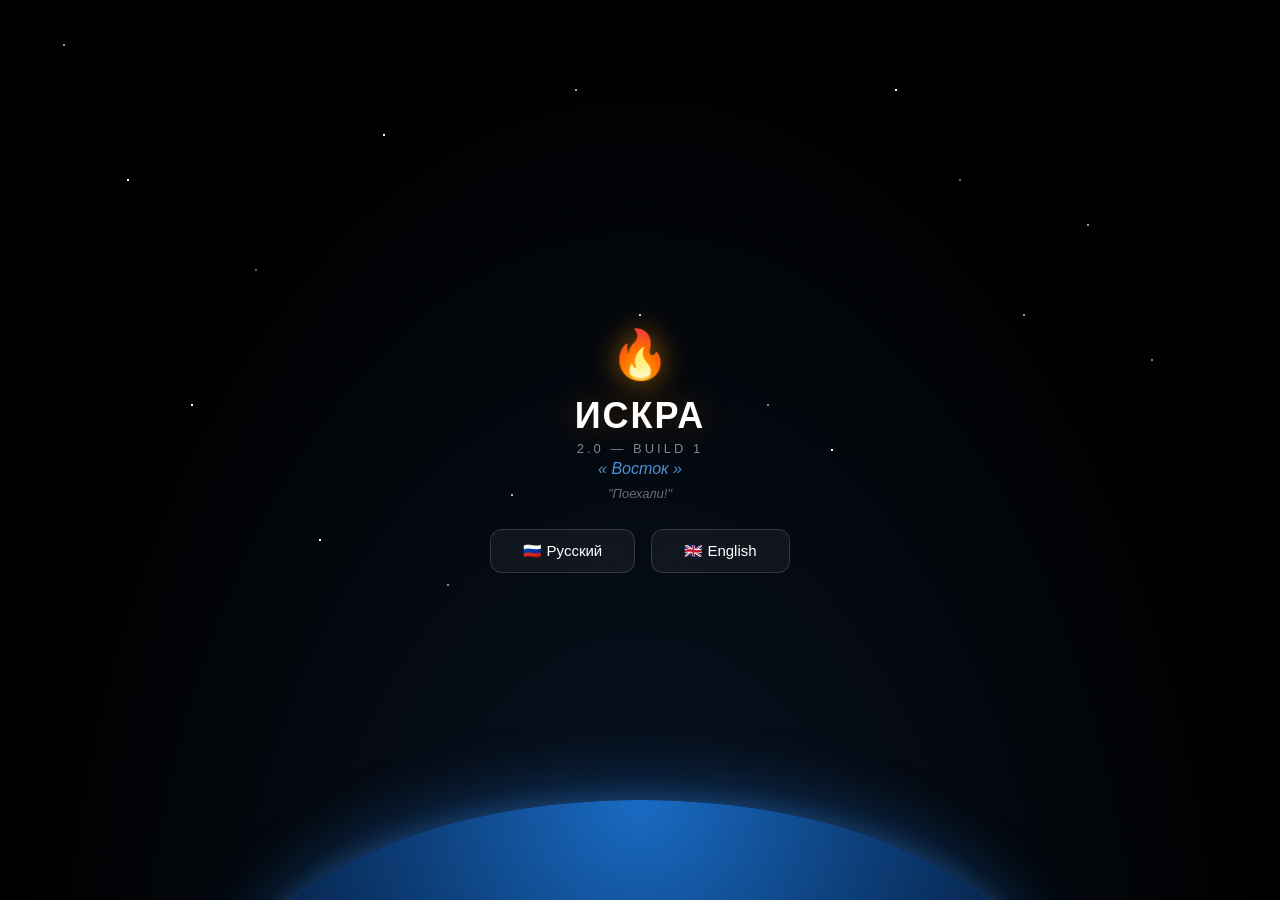
<file: internal/web/static/index.html>
<!DOCTYPE html>
<html lang="ru">
<head>
<meta charset="UTF-8">
<meta name="viewport" content="width=device-width, initial-scale=1.0, maximum-scale=1.0, user-scalable=no, interactive-widget=resizes-content">
<title>Искра</title>
<link rel="stylesheet" href="style.css">
</head>
<body>

<!-- Экран выбора языка — космос, "Восток" -->
<div id="lang-screen">
  <div class="lang-container">
    <div class="lang-flame">🔥</div>
    <h1 class="lang-title">ИСКРА</h1>
    <div class="lang-version">2.0 — Build 1</div>
    <div class="lang-codename">« Восток »</div>
    <p class="lang-subtitle">"Поехали!"</p>
    <div class="lang-buttons">
      <button class="lang-btn" data-lang="ru">🇷🇺 Русский</button>
      <button class="lang-btn" data-lang="en">🇬🇧 English</button>
    </div>
  </div>
  <div class="lang-earth"></div>
</div>

<!-- Экран PIN -->
<div id="pin-screen" style="display:none">
  <div class="pin-container">
    <div class="pin-flame">🔥</div>
    <h1 class="pin-title">Искра</h1>
    <p class="pin-subtitle" id="pin-subtitle" data-i18n="pin_enter">Введите PIN-код</p>
    <div class="pin-dots" id="pin-dots">
      <span class="pin-dot"></span><span class="pin-dot"></span><span class="pin-dot"></span><span class="pin-dot"></span>
      <span class="pin-dot"></span><span class="pin-dot"></span><span class="pin-dot"></span><span class="pin-dot"></span>
      <span class="pin-dot"></span><span class="pin-dot"></span><span class="pin-dot"></span><span class="pin-dot"></span>
    </div>
    <div class="pin-error" id="pin-error"></div>
    <div class="pin-keypad">
      <button class="pin-key" data-num="1">1</button>
      <button class="pin-key" data-num="2">2</button>
      <button class="pin-key" data-num="3">3</button>
      <button class="pin-key" data-num="4">4</button>
      <button class="pin-key" data-num="5">5</button>
      <button class="pin-key" data-num="6">6</button>
      <button class="pin-key" data-num="7">7</button>
      <button class="pin-key" data-num="8">8</button>
      <button class="pin-key" data-num="9">9</button>
      <button class="pin-key pin-key-empty"></button>
      <button class="pin-key" data-num="0">0</button>
      <button class="pin-key pin-key-del" id="pin-del">&larr;</button>
    </div>
    <button class="pin-submit-btn" id="pin-ok">Сохранить</button>
    <div class="pin-attempts" id="pin-attempts"></div>
  </div>
</div>

<!-- Экран первого запуска -->
<div id="onboarding" style="display:none">
  <div class="onboarding-container">
    <div class="onboarding-flame">🔥</div>
    <h1>Искра</h1>
    <p class="onboarding-subtitle" data-i18n="onb_subtitle">Свободный мессенджер без серверов</p>
    <div class="onboarding-card">
      <p data-i18n="onb_key_created">Ваш ключ создан. Это ваш адрес в сети Искра — как номер телефона, только его невозможно заблокировать.</p>
      <div class="onboarding-id" id="onboarding-id"></div>
      <button class="btn-copy" id="btn-copy-link" data-i18n="onb_copy_link">Скопировать визитку для друзей</button>
    </div>
    <div class="onboarding-card warning">
      <h3 data-i18n="onb_write_words">Запишите эти 24 слова</h3>
      <p data-i18n="onb_words_warning">Это единственный способ восстановить доступ. Без них ваши сообщения потеряны навсегда.</p>
      <div class="mnemonic-grid" id="onboarding-mnemonic"></div>
    </div>
    <button class="btn-primary btn-large" id="btn-start" data-i18n="onb_start">Я записал(а) слова. Начать.</button>
    <button class="btn-secondary btn-large" id="btn-restore" style="margin-top:8px" data-i18n="onb_restore">У меня уже есть 24 слова</button>
  </div>
</div>

<!-- Основной интерфейс -->
<div id="app" style="display:none">

  <!-- Шапка -->
  <div id="header">
    <div id="header-top">
      <div id="app-title">🔥 Искра <span id="build-num" style="font-size:11px;opacity:0.5;font-weight:400">2.0</span></div>
      <div id="header-actions">
        <button id="btn-security" class="header-btn header-btn-danger" title="Безопасность">🛡️</button>
        <button id="btn-theme" class="header-btn" title="Тема">🌓</button>
        <button id="btn-help" class="header-btn" title="Помощь">?</button>
        <button id="btn-settings" class="header-btn" title="Настройки">⚙️</button>
      </div>
    </div>
    <div id="status-bar"></div>
  </div>

  <!-- Вкладки — наверху, как в Telegram -->
  <div id="tab-bar">
    <div class="tab active" data-tab="contacts">
      <span data-i18n="tab_contacts">Контакты</span>
    </div>
    <div class="tab" data-tab="chats">
      <span data-i18n="tab_chats">Чаты</span>
      <span class="tab-badge" id="badge-chats" style="display:none"></span>
    </div>
    <div class="tab" data-tab="mail">
      <span data-i18n="tab_mail">Почта</span>
      <span class="tab-badge" id="badge-mail" style="display:none"></span>
    </div>
    <div class="tab-indicator" id="tab-indicator"></div>
  </div>

  <!-- Обновление -->
  <div id="update-banner" style="display:none"></div>

  <!-- Панель контактов -->
  <div id="panel-contacts" class="panel active">
    <div id="contacts-search">
      <input type="text" id="search-input" data-i18n-placeholder="search_placeholder" placeholder="Поиск..." />
    </div>
    <div id="my-contacts-section">
      <div class="section-label" data-i18n="label_my_contacts">Мои контакты</div>
      <div id="contacts-list"></div>
    </div>
    <div id="online-section" style="display:none">
      <div class="section-label" data-i18n="label_online">В сети сейчас</div>
      <div id="online-list"></div>
    </div>
    <div id="contacts-footer">
      <button id="btn-add-contact" class="footer-btn">
        <span class="btn-icon">+</span> <span data-i18n="btn_add">Добавить</span>
      </button>
      <button id="btn-scan-qr" class="footer-btn">
        <span class="btn-icon">📷</span> <span data-i18n="btn_scan">Скан QR</span>
      </button>
    </div>
  </div>

  <!-- Панель чатов -->
  <div id="panel-chats" class="panel">
    <div id="chats-list"></div>
    <div id="chats-footer">
      <button id="btn-new-chat" class="footer-btn">
        <span class="btn-icon">💬</span> <span data-i18n="btn_new_chat">Новый чат</span>
      </button>
      <button id="btn-create-group" class="footer-btn">
        <span class="btn-icon">👥</span> <span data-i18n="btn_group">Группа</span>
      </button>
      <button id="btn-create-channel" class="footer-btn">
        <span class="btn-icon">📢</span> <span data-i18n="btn_channel">Канал</span>
      </button>
    </div>
  </div>

  <!-- Панель почты -->
  <div id="panel-mail" class="panel">
    <div id="mail-toolbar">
      <span class="section-label">Почта</span>
      <button id="btn-compose" class="compose-btn">✏️ Написать</button>
    </div>
    <div class="mail-folder">
      <div class="mail-folder-header" data-i18n="label_inbox">📥 Входящие</div>
      <div id="mail-inbox-list"></div>
    </div>
    <div class="mail-folder">
      <div class="mail-folder-header" data-i18n="label_sent">📤 Отправленные</div>
      <div id="mail-sent-list"></div>
    </div>
    <div class="mail-folder">
      <div class="mail-folder-header" data-i18n="label_delivered">✅ Доставленные</div>
      <div id="mail-delivered-list"></div>
    </div>
  </div>

  <!-- Просмотр чата -->
  <div id="chat-view">
    <div id="chat-header">
      <button id="btn-back" class="back-btn">←</button>
      <div id="chat-contact-info">
        <span id="chat-contact-name">Контакт</span>
        <span id="chat-encrypted" class="encrypted-badge">🔒 E2E</span>
      </div>
      <div id="chat-actions">
        <button id="btn-rename-contact" class="action-btn" title="Переименовать" style="display:none">✏️</button>
        <button id="btn-delete-chat" class="action-btn" title="Удалить" style="display:none">🗑️</button>
      </div>
    </div>
    <div id="messages"></div>
    <button id="scroll-bottom" title="Вниз" style="display:none">⬇</button>
    <div id="reply-preview" style="display:none"></div>
    <div id="input-area">
      <input type="file" id="file-input" style="display:none" accept="image/*,video/*,.pdf,.doc,.docx,.txt,.zip,.rar" />
      <button id="btn-attach" class="input-btn" title="Файл">📎</button>
      <textarea id="msg-input" data-i18n-placeholder="chat_placeholder" placeholder="Сообщение..." rows="1"></textarea>
      <button id="btn-send" class="send-btn" title="Отправить">▶</button>
    </div>
  </div>

  <!-- Просмотр письма -->
  <div id="letter-view">
    <div id="letter-header">
      <button id="btn-letter-back" class="back-btn">←</button>
      <span id="letter-title">Письмо</span>
    </div>
    <div id="letter-content">
      <div id="letter-meta"></div>
      <h3 id="letter-subject"></h3>
      <div id="letter-body"></div>
      <div id="letter-actions">
        <button class="btn-primary" id="btn-letter-reply" data-i18n="btn_reply">↩️ Ответить</button>
        <button class="btn-secondary" id="btn-letter-forward" data-i18n="btn_forward">↗️ Переслать</button>
      </div>
    </div>
  </div>

  <!-- Редактор письма -->
  <div id="compose-view">
    <div id="compose-header">
      <button id="btn-compose-back" class="back-btn">←</button>
      <span data-i18n="compose_title">Новое письмо</span>
      <button id="btn-compose-send" class="send-btn">Отправить ▶</button>
    </div>
    <div id="compose-form">
      <div id="compose-to-wrapper">
        <input type="text" id="compose-to" data-i18n-placeholder="compose_to" placeholder="Кому..." autocomplete="off" />
        <div id="compose-contacts-dropdown"></div>
      </div>
      <input type="text" id="compose-subject" data-i18n-placeholder="compose_subject" placeholder="Тема..." />
      <textarea id="compose-body" data-i18n-placeholder="compose_body" placeholder="Текст письма..."></textarea>
    </div>
  </div>

  <!-- Настройки -->
  <div id="settings-view">
    <div id="settings-header">
      <button id="btn-settings-back" class="back-btn">←</button>
      <span data-i18n="settings_title">Настройки</span>
    </div>
    <div id="settings-content">
      <div class="settings-section">
        <div class="section-label" data-i18n="settings_profile">Профиль</div>
        <div class="settings-item">
          <span data-i18n="settings_name">Имя</span>
          <input type="text" id="settings-display-name" placeholder="Ваше имя" />
        </div>
        <div class="settings-item">
          <span>ID</span>
          <span id="settings-user-id" class="settings-value"></span>
        </div>
        <div class="settings-item clickable" id="btn-show-qr">
          <span data-i18n="settings_qr">Моя визитка / QR</span>
          <span>→</span>
        </div>
        <div class="settings-item clickable" id="btn-show-mnemonic">
          <span data-i18n="settings_mnemonic">24 слова</span>
          <span>→</span>
        </div>
      </div>
      <div class="settings-section">
        <div class="section-label" data-i18n="settings_appearance">Внешний вид</div>
        <div class="settings-item">
          <span data-i18n="settings_theme">Тема</span>
          <select id="settings-theme">
            <option value="light" data-i18n="theme_light">Светлая</option>
            <option value="dark" data-i18n="theme_dark">Тёмная</option>
            <option value="auto" data-i18n="theme_auto">Авто</option>
          </select>
        </div>
      </div>
      <div class="settings-section">
        <div class="section-label" data-i18n="settings_security">Безопасность</div>
        <div class="settings-item clickable" id="btn-change-pin">
          <span data-i18n="settings_change_pin">Сменить PIN</span>
          <span>→</span>
        </div>
      </div>
      <div class="settings-section">
        <div class="section-label" data-i18n="settings_about">О программе</div>
        <div class="settings-item">
          <span>Искра</span>
          <span class="settings-value">2.0 Build 5 "Concorde"</span>
        </div>
        <div class="settings-item">
          <span>Relay</span>
          <span id="settings-relay-status" class="settings-value">—</span>
        </div>
        <div class="settings-item">
          <span data-i18n="settings_hold">Трюм</span>
          <span id="settings-hold-count" class="settings-value">—</span>
        </div>
      </div>
      <div class="settings-section">
        <div class="section-label">Relay-серверы</div>
        <div id="relay-list"></div>
        <div class="settings-item">
          <input type="text" id="relay-add-url" placeholder="wss://my-relay.example.com/ws" style="width:70%">
          <button id="btn-relay-add" style="padding:4px 12px;border-radius:6px;border:1px solid var(--accent);color:var(--accent);background:transparent;cursor:pointer">+</button>
        </div>
        <div class="settings-hint">Добавьте свой relay или полученный от друзей. Искра подключается ко всем доступным.</div>
      </div>
      <div class="settings-section">
        <div class="section-label">Улучшение Искры</div>
        <div class="settings-item">
          <span>Анонимная статистика</span>
          <label class="toggle-switch">
            <input type="checkbox" id="settings-telemetry" checked>
            <span class="toggle-slider"></span>
          </label>
        </div>
        <div class="settings-hint">Помогает нам понять на каких устройствах работает Искра. Никаких личных данных, ключей или сообщений.</div>
      </div>
    </div>
  </div>

</div>

<!-- Панель безопасности -->
<div id="security-view">
  <div class="settings-header">
    <button id="btn-security-back" class="back-btn">←</button>
    <span>🛡️ Безопасность</span>
  </div>
  <div class="settings-body">
    <div class="settings-section">
      <div class="section-label" style="color:#C62828">⚠️ Панический PIN</div>
      <div class="settings-hint">Если вас задержали — введите этот PIN вместо обычного. Вся переписка будет мгновенно уничтожена и заменена фейковыми разговорами о погоде и котиках.</div>
      <div class="settings-item">
        <span>Панический PIN</span>
        <span id="panic-pin-status" class="settings-value">не установлен</span>
      </div>
      <div class="settings-item">
        <input type="password" id="panic-pin-input" placeholder="Введите панический PIN (4-12 цифр)" style="width:60%" inputmode="numeric" pattern="[0-9]*">
        <button id="btn-panic-pin-save" style="padding:6px 14px;border-radius:8px;border:none;background:#C62828;color:white;cursor:pointer;font-size:13px">Сохранить</button>
      </div>
      <div class="settings-hint" style="color:#C62828">⚡ Панический PIN должен отличаться от обычного PIN!</div>
    </div>
    <div class="settings-section">
      <div class="section-label">📦 Бэкап переписки</div>
      <div class="settings-hint">Создаёт зашифрованный файл со всей перепиской (без трюма). Файл защищён паролем, который вы придумаете.</div>
      <div class="settings-item">
        <input type="password" id="backup-password" placeholder="Пароль для бэкапа" style="width:55%">
        <button id="btn-backup-create" style="padding:6px 14px;border-radius:8px;border:none;background:var(--accent);color:white;cursor:pointer;font-size:13px">Создать бэкап</button>
      </div>
      <div id="backup-status" class="settings-hint"></div>
      <div class="settings-hint" style="margin-top:8px;padding:12px 16px;background:var(--bg3);border-radius:8px;line-height:1.6">
        📋 <b>Инструкция для параноиков (а мы все тут параноики):</b><br>
        1. Нажмите «Создать бэкап» — файл сохранится на устройстве<br>
        2. Скопируйте файл на флешку<br>
        3. Удалите файл с устройства<br>
        4. Флешку закопайте под ближайшим дубом 🌳<br>
        5. Нарисуйте карту сокровищ. Желательно на пергаменте<br>
        6. Если серьёзно — храните в надёжном месте, НЕ на этом устройстве
      </div>
    </div>
  </div>
</div>

<!-- Контекстное меню контакта -->
<div id="context-menu" class="context-menu" style="display:none">
  <div class="ctx-item" data-action="message">💬 <span data-i18n="ctx_message">Сообщение</span></div>
  <div class="ctx-item" data-action="letter">✉️ <span data-i18n="ctx_letter">Письмо</span></div>
  <div class="ctx-item" data-action="copy">📋 <span data-i18n="ctx_copy">Визитка</span></div>
  <div class="ctx-item" data-action="qr">📲 <span data-i18n="ctx_qr">QR-код</span></div>
  <div class="ctx-item" data-action="forward">↗️ <span data-i18n="ctx_forward">Переслать</span></div>
  <div class="ctx-item" data-action="rename">✏️ <span data-i18n="ctx_rename">Переименовать</span></div>
  <div class="ctx-item danger" data-action="delete">🗑️ <span data-i18n="ctx_delete">Удалить</span></div>
</div>

<!-- Модалки -->
<div id="modal-help" class="modal" style="display:none"><div class="modal-content modal-large" id="help-content"></div></div>
<div id="modal-qr" class="modal" style="display:none">
  <div class="modal-content">
    <div class="modal-header">
      <h3 data-i18n="qr_title">📲 Моя визитка</h3>
      <button class="modal-close" onclick="closeModal('modal-qr')">&times;</button>
    </div>
    <div id="qr-code" class="qr-container"></div>
    <div id="qr-short-addr" class="qr-short-addr"></div>
    <div id="qr-link" class="qr-link"></div>
    <button class="btn-primary btn-block" id="btn-copy-qr" data-i18n="qr_copy">Скопировать визитку</button>
  </div>
</div>
<div id="modal-add" class="modal" style="display:none">
  <div class="modal-content">
    <div class="modal-header">
      <h3 data-i18n="modal_add_title">Добавить контакт</h3>
      <button class="modal-close" onclick="closeModal('modal-add')">&times;</button>
    </div>
    <p class="help-text" data-i18n="modal_add_text">Вставьте визитку (iskra://...), короткий адрес (iskra:имя), или введите данные вручную.</p>
    <input id="add-invite" data-i18n-placeholder="modal_add_invite_ph" placeholder="iskra://... или iskra:имя" class="input-large" autocomplete="off" />
    <div class="divider-text" data-i18n="modal_add_or">или вручную</div>
    <input id="add-name" data-i18n-placeholder="modal_add_name_ph" placeholder="Имя" />
    <input id="add-pubkey" placeholder="Ed25519 pubkey" />
    <input id="add-x25519" placeholder="X25519 pubkey" />
    <div class="modal-buttons">
      <button class="btn-primary" id="btn-add-save" data-i18n="btn_add">Добавить</button>
      <button class="btn-secondary" onclick="closeModal('modal-add')" data-i18n="btn_cancel">Отмена</button>
    </div>
  </div>
</div>
<div id="modal-group" class="modal" style="display:none">
  <div class="modal-content">
    <div class="modal-header">
      <h3 data-i18n="modal_group_title">Создать группу</h3>
      <button class="modal-close" onclick="closeModal('modal-group')">&times;</button>
    </div>
    <input id="group-name" data-i18n-placeholder="modal_group_name_ph" placeholder="Название группы" class="input-large" />
    <div id="group-members-list" class="group-members-list"></div>
    <div class="modal-buttons">
      <button class="btn-primary" id="btn-group-create" data-i18n="btn_create">Создать</button>
      <button class="btn-secondary" onclick="closeModal('modal-group')" data-i18n="btn_cancel">Отмена</button>
    </div>
  </div>
</div>
<div id="modal-restore" class="modal" style="display:none">
  <div class="modal-content">
    <div class="modal-header">
      <h3 data-i18n="modal_restore_title">Восстановление</h3>
      <button class="modal-close" onclick="closeModal('modal-restore')">&times;</button>
    </div>
    <p class="help-text" data-i18n="modal_restore_text">Введите 24 слова через пробел.</p>
    <textarea id="restore-words" data-i18n-placeholder="modal_restore_ph" placeholder="слово1 слово2 ... слово24" rows="4" class="input-large" autocomplete="off"></textarea>
    <div id="restore-error" style="color:var(--red);margin:8px 0;display:none"></div>
    <div class="modal-buttons">
      <button class="btn-primary" id="btn-restore-go" data-i18n="btn_restore">Восстановить</button>
      <button class="btn-secondary" onclick="closeModal('modal-restore')" data-i18n="btn_cancel">Отмена</button>
    </div>
  </div>
</div>

<script src="i18n.js"></script>
<script src="app.js"></script>
</body>
</html>
</file>
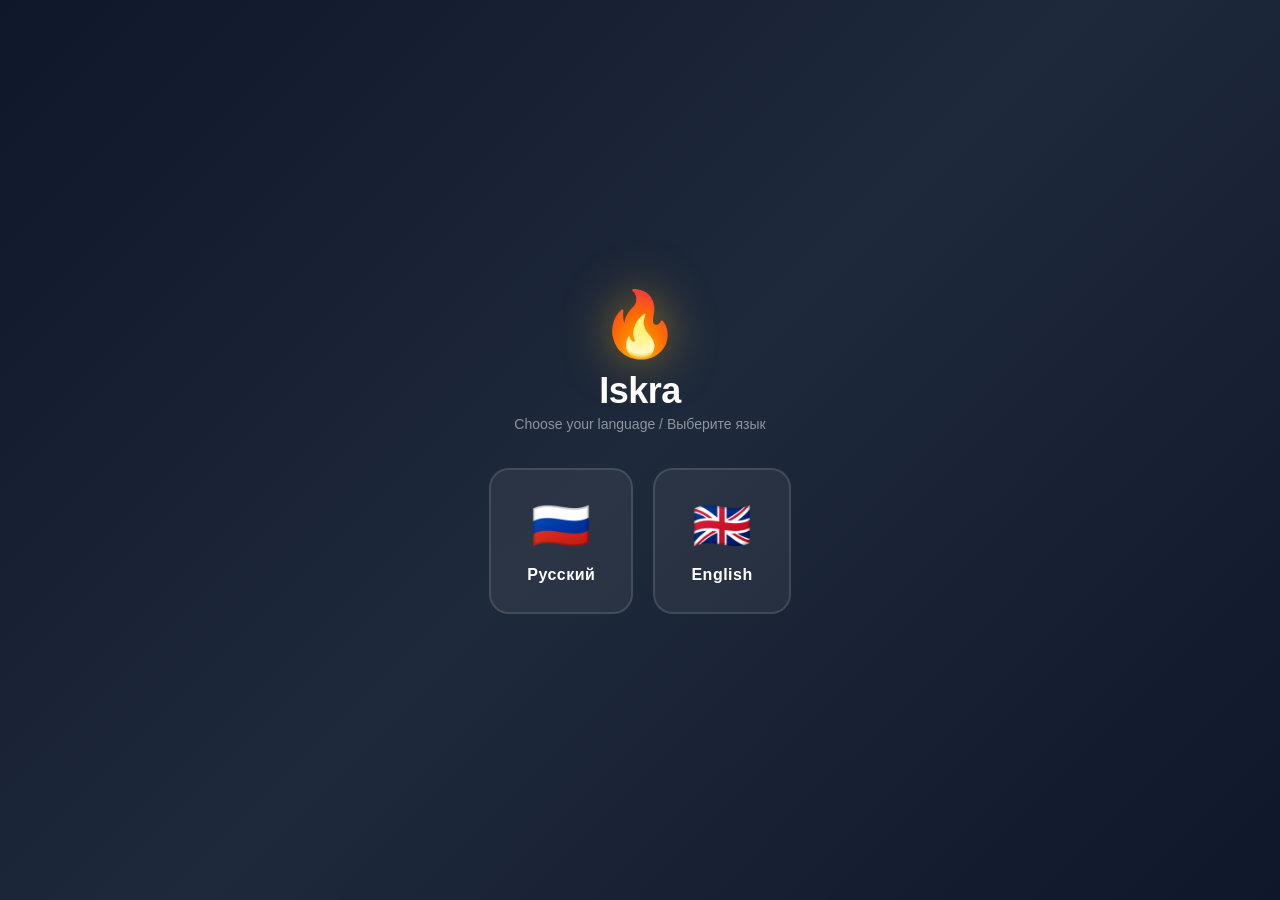
<file: internal/web/static/v1-backup/index.html>
<!DOCTYPE html>
<html lang="ru">
<head>
<meta charset="UTF-8">
<meta name="viewport" content="width=device-width, initial-scale=1.0, maximum-scale=1.0, user-scalable=no, interactive-widget=resizes-content">
<title>Искра</title>
<link rel="stylesheet" href="style.css">
</head>
<body>

<!-- Экран выбора языка -->
<div id="lang-screen">
  <div class="lang-container">
    <div class="lang-flame">🔥</div>
    <h1 class="lang-title">Iskra</h1>
    <p class="lang-subtitle">Choose your language / Выберите язык</p>
    <div class="lang-buttons">
      <button class="lang-btn" data-lang="ru">
        <span class="lang-flag">🇷🇺</span>
        <span class="lang-name">Русский</span>
      </button>
      <button class="lang-btn" data-lang="en">
        <span class="lang-flag">🇬🇧</span>
        <span class="lang-name">English</span>
      </button>
    </div>
  </div>
</div>

<!-- Экран PIN -->
<div id="pin-screen" style="display:none">
  <div class="pin-container">
    <div class="pin-flame">🔥</div>
    <h1 class="pin-title">Искра</h1>
    <p class="pin-subtitle" id="pin-subtitle" data-i18n="pin_enter">Введите PIN-код</p>
    <div class="pin-dots" id="pin-dots">
      <span class="pin-dot"></span>
      <span class="pin-dot"></span>
      <span class="pin-dot"></span>
      <span class="pin-dot"></span>
      <span class="pin-dot"></span>
      <span class="pin-dot"></span>
    </div>
    <div class="pin-error" id="pin-error"></div>
    <div class="pin-keypad">
      <button class="pin-key" data-num="1">1</button>
      <button class="pin-key" data-num="2">2</button>
      <button class="pin-key" data-num="3">3</button>
      <button class="pin-key" data-num="4">4</button>
      <button class="pin-key" data-num="5">5</button>
      <button class="pin-key" data-num="6">6</button>
      <button class="pin-key" data-num="7">7</button>
      <button class="pin-key" data-num="8">8</button>
      <button class="pin-key" data-num="9">9</button>
      <button class="pin-key pin-key-empty"></button>
      <button class="pin-key" data-num="0">0</button>
      <button class="pin-key pin-key-del" id="pin-del">&larr;</button>
    </div>
    <button class="pin-submit-btn" id="pin-ok">Сохранить</button>
    <div class="pin-attempts" id="pin-attempts"></div>
  </div>
</div>

<!-- Экран первого запуска -->
<div id="onboarding" style="display:none">
  <div class="onboarding-container">
    <div class="onboarding-flame">🔥</div>
    <h1>Искра</h1>
    <p class="onboarding-subtitle" data-i18n="onb_subtitle">Свободный мессенджер без серверов</p>
    <div class="onboarding-card">
      <p data-i18n="onb_key_created">Ваш ключ создан. Это ваш адрес в сети Искра — как номер телефона, только его невозможно заблокировать.</p>
      <div class="onboarding-id" id="onboarding-id"></div>
      <button class="btn-copy" id="btn-copy-link" data-i18n="onb_copy_link">Скопировать визитку для друзей</button>
    </div>
    <div class="onboarding-card warning">
      <h3 data-i18n="onb_write_words">Запишите эти 24 слова</h3>
      <p data-i18n="onb_words_warning">Это единственный способ восстановить доступ. Без них ваши сообщения потеряны навсегда. Запишите на бумагу. Не фотографируйте.</p>
      <div class="mnemonic-grid" id="onboarding-mnemonic"></div>
    </div>
    <button class="btn-primary btn-large" id="btn-start" data-i18n="onb_start">Я записал(а) слова. Начать.</button>
    <button class="btn-secondary btn-large" id="btn-restore" style="margin-top:8px" data-i18n="onb_restore">У меня уже есть 24 слова</button>
  </div>
</div>

<!-- Основной интерфейс -->
<div id="app" style="display:none">
  <!-- Боковая панель -->
  <div id="sidebar">
    <div id="header">
      <div id="header-top">
        <div id="app-title">🔥 Искра <span id="build-num" style="font-size:11px;opacity:0.7;font-weight:400"></span></div>
        <button id="btn-help" class="header-btn" title="Помощь">?</button>
      </div>
      <div id="my-id" title="Нажмите чтобы скопировать визитку"></div>
      <div id="status-bar"></div>
    </div>
    <div id="update-banner" style="display:none"></div>
    <div id="sidebar-body">
      <div id="contacts-list"></div>
      <div id="channels-section" style="display:none">
        <div class="section-label" data-i18n="label_channels">Каналы</div>
        <div id="channels-list"></div>
      </div>
      <div id="online-section" style="display:none">
        <div class="section-label" data-i18n="label_online">В сети</div>
        <div id="online-list"></div>
      </div>
    </div>
    <div id="sidebar-footer">
      <button id="btn-add-contact" title="Добавить контакт">
        <span class="btn-icon">+</span> <span data-i18n="btn_add">Добавить</span>
      </button>
      <button id="btn-create-group" title="Создать группу">
        <span class="btn-icon">G</span> <span data-i18n="btn_group">Группа</span>
      </button>
      <button id="btn-create-channel" title="Создать канал">
        <span class="btn-icon">CH</span> <span data-i18n="btn_channel">Канал</span>
      </button>
      <button id="btn-show-id" title="Моя визитка и ключи">
        <span class="btn-icon">ID</span> <span data-i18n="btn_key">Ключ</span>
      </button>
      <button id="btn-change-pin" title="Сменить PIN-код">
        <span class="btn-icon">PIN</span> <span data-i18n="pin_btn_change">PIN</span>
      </button>
    </div>
  </div>

  <!-- Область чата -->
  <div id="chat-area">
    <div id="chat-header">
      <button id="btn-back" class="mobile-only">←</button>
      <span id="chat-contact-name" data-i18n-default="chat_select">Выберите контакт</span>
      <span id="chat-encrypted" class="encrypted-badge">
        <svg viewBox="0 0 24 24"><rect x="3" y="11" width="18" height="11" rx="2"/><path d="M7 11V7a5 5 0 0110 0v4"/></svg>
        E2E
      </span>
      <span id="chat-contact-status"></span>
      <div id="chat-actions">
        <button id="btn-rename-contact" class="chat-action-btn" title="Переименовать" style="display:none">&#9998;</button>
        <button id="btn-delete-chat" class="chat-action-btn" title="Удалить переписку" style="display:none">&#128465;</button>
      </div>
    </div>
    <div id="welcome-screen">
      <div class="welcome-flame-wrap">
        <div class="welcome-pulse-ring"></div>
        <div class="welcome-pulse-ring"></div>
        <div class="welcome-pulse-ring"></div>
        <div class="spark-container">
          <div class="spark"></div><div class="spark"></div><div class="spark"></div>
          <div class="spark"></div><div class="spark"></div><div class="spark"></div>
          <div class="spark"></div><div class="spark"></div>
        </div>
        <div class="welcome-flame">🔥</div>
      </div>
      <h2 data-i18n="welcome_title">Добро пожаловать в Искру</h2>
      <p data-i18n="welcome_text">Выберите контакт слева или добавьте нового, чтобы начать общение.</p>
      <p class="welcome-hint">
        <svg class="lock-icon" viewBox="0 0 24 24" fill="none" stroke="currentColor" stroke-width="2"><rect x="3" y="11" width="18" height="11" rx="2"/><path d="M7 11V7a5 5 0 0110 0v4"/></svg>
        <span data-i18n="welcome_encrypted">Сквозное шифрование. Никто не может прочитать ваши сообщения.</span>
      </p>
      <p class="welcome-quote" data-i18n="welcome_quote">«Из искры возгорится пламя»</p>
    </div>
    <div id="messages"></div>
    <button id="scroll-bottom" title="Новые сообщения">
      <svg width="18" height="18" viewBox="0 0 24 24" fill="none" stroke="currentColor" stroke-width="2.5" stroke-linecap="round"><path d="M12 5v14M5 12l7 7 7-7"/></svg>
    </button>
    <div id="typing-indicator">
      <div class="typing-dots"><span></span><span></span><span></span></div>
      <span class="typing-text" data-i18n="typing">печатает...</span>
    </div>
    <div id="input-area" style="display:none">
      <input type="file" id="file-input" style="display:none" accept="image/*,video/*,.pdf,.doc,.docx,.txt,.zip,.rar" />
      <button id="btn-attach" title="Прикрепить файл" style="padding:8px;background:none;border:none;cursor:pointer;opacity:0.5">
        <svg width="20" height="20" viewBox="0 0 24 24" fill="none" stroke="currentColor" stroke-width="2"><path d="M21.44 11.05l-9.19 9.19a6 6 0 01-8.49-8.49l9.19-9.19a4 4 0 015.66 5.66l-9.2 9.19a2 2 0 01-2.83-2.83l8.49-8.48"/></svg>
      </button>
      <textarea id="msg-input" data-i18n-placeholder="chat_placeholder" placeholder="Написать сообщение..." rows="1"></textarea>
      <button id="btn-send" title="Отправить (Enter)">
        <svg width="20" height="20" viewBox="0 0 24 24" fill="none" stroke="currentColor" stroke-width="2"><path d="M22 2L11 13M22 2l-7 20-4-9-9-4 20-7z"/></svg>
      </button>
    </div>
  </div>
</div>

<!-- Модальное: Помощь (содержимое генерируется из JS на выбранном языке) -->
<div id="modal-help" class="modal" style="display:none">
  <div class="modal-content modal-large" id="help-content"></div>
</div>

<!-- Модальное: Мой ключ -->
<div id="modal-id" class="modal" style="display:none">
  <div class="modal-content">
    <div class="modal-header">
      <h3 data-i18n="modal_key_title">🔑 Ваша визитка</h3>
      <button class="modal-close" onclick="closeModal('modal-id')">&times;</button>
    </div>
    <p class="help-text" data-i18n="modal_key_text">Отправьте визитку друзьям любым способом — через Telegram, SMS, email, продиктуйте вслух. По ней они добавят вас в свою Искру.</p>
    <div class="invite-link" id="modal-invite-link"></div>
    <button class="btn-primary btn-block" id="btn-copy-invite" data-i18n="modal_key_copy">Скопировать визитку</button>

    <div class="divider"></div>

    <details class="tech-details">
      <summary data-i18n="modal_key_tech">Технические данные (для продвинутых)</summary>
      <p><strong>ID:</strong> <span id="modal-user-id"></span></p>
      <p><strong>Ed25519:</strong></p>
      <code id="modal-pubkey"></code>
      <p><strong>X25519:</strong></p>
      <code id="modal-x25519"></code>
    </details>

    <div class="divider"></div>

    <details class="tech-details">
      <summary data-i18n="modal_key_mnemonic">24 слова для восстановления</summary>
      <div class="mnemonic-grid" id="modal-mnemonic"></div>
      <p class="warning-text" data-i18n="modal_key_warning">Никому не показывайте эти слова. Тот, кто их знает — может читать все ваши сообщения.</p>
    </details>
  </div>
</div>

<!-- Модальное: Добавить контакт -->
<div id="modal-add" class="modal" style="display:none">
  <div class="modal-content">
    <div class="modal-header">
      <h3 data-i18n="modal_add_title">Добавить контакт</h3>
      <button class="modal-close" onclick="closeModal('modal-add')">&times;</button>
    </div>
    <p class="help-text" data-i18n="modal_add_text">Вставьте визитку друга (начинается с iskra://) или введите данные вручную.</p>
    <input id="add-invite" data-i18n-placeholder="modal_add_invite_ph" placeholder="Вставьте визитку iskra://..." class="input-large" autocomplete="off" autocorrect="off" autocapitalize="off" spellcheck="false" />
    <div class="divider-text" data-i18n="modal_add_or">или вручную</div>
    <input id="add-name" data-i18n-placeholder="modal_add_name_ph" placeholder="Имя друга" />
    <input id="add-pubkey" data-i18n-placeholder="modal_add_pubkey_ph" placeholder="Публичный ключ" />
    <input id="add-x25519" data-i18n-placeholder="modal_add_x25519_ph" placeholder="Ключ шифрования" />
    <div class="modal-buttons">
      <button class="btn-primary" id="btn-add-save" data-i18n="btn_add">Добавить</button>
      <button class="btn-secondary" onclick="closeModal('modal-add')" data-i18n="btn_cancel">Отмена</button>
    </div>
  </div>
</div>

<!-- Модальное: Импорт -->
<div id="modal-import" class="modal" style="display:none">
  <div class="modal-content">
    <div class="modal-header">
      <h3>Импорт контактов</h3>
      <button class="modal-close" onclick="closeModal('modal-import')">&times;</button>
    </div>
    <p class="help-text">Вставьте данные контактов в формате JSON.</p>
    <textarea id="import-json" placeholder='[{"name":"Имя","publicKey":"...","x25519Key":"..."}]' rows="5"></textarea>
    <div class="modal-buttons">
      <button class="btn-primary" id="btn-import-save">Импортировать</button>
      <button class="btn-secondary" onclick="closeModal('modal-import')">Отмена</button>
    </div>
  </div>
</div>

<!-- Модальное: Восстановление -->
<div id="modal-restore" class="modal" style="display:none">
  <div class="modal-content">
    <div class="modal-header">
      <h3 data-i18n="modal_restore_title">Восстановление из мнемоники</h3>
      <button class="modal-close" onclick="closeModal('modal-restore')">&times;</button>
    </div>
    <p class="help-text" data-i18n="modal_restore_text">Введите ваши 24 слова через пробел. После восстановления приложение перезапустится с вашим ключом.</p>
    <textarea id="restore-words" data-i18n-placeholder="modal_restore_ph" placeholder="слово1 слово2 слово3 ... слово24" rows="4" class="input-large" autocomplete="off" autocorrect="off" autocapitalize="off" spellcheck="false" data-lpignore="true"></textarea>
    <div id="restore-error" style="color:#e17055;margin:8px 0;display:none"></div>
    <div class="modal-buttons">
      <button class="btn-primary" id="btn-restore-go" data-i18n="btn_restore">Восстановить</button>
      <button class="btn-secondary" onclick="closeModal('modal-restore')" data-i18n="btn_cancel">Отмена</button>
    </div>
  </div>
</div>

<!-- Модальное: Создать группу -->
<div id="modal-group" class="modal" style="display:none">
  <div class="modal-content">
    <div class="modal-header">
      <h3 data-i18n="modal_group_title">Создать группу</h3>
      <button class="modal-close" onclick="closeModal('modal-group')">&times;</button>
    </div>
    <p class="help-text" data-i18n="modal_group_text">Выберите контакты для группового чата.</p>
    <input id="group-name" data-i18n-placeholder="modal_group_name_ph" placeholder="Название группы" class="input-large" />
    <div id="group-members-list" class="group-members-list"></div>
    <div class="modal-buttons">
      <button class="btn-primary" id="btn-group-create" data-i18n="btn_create">Создать</button>
      <button class="btn-secondary" onclick="closeModal('modal-group')" data-i18n="btn_cancel">Отмена</button>
    </div>
  </div>
</div>

<script src="i18n.js"></script>
<script src="app.js"></script>
</body>
</html>
</file>
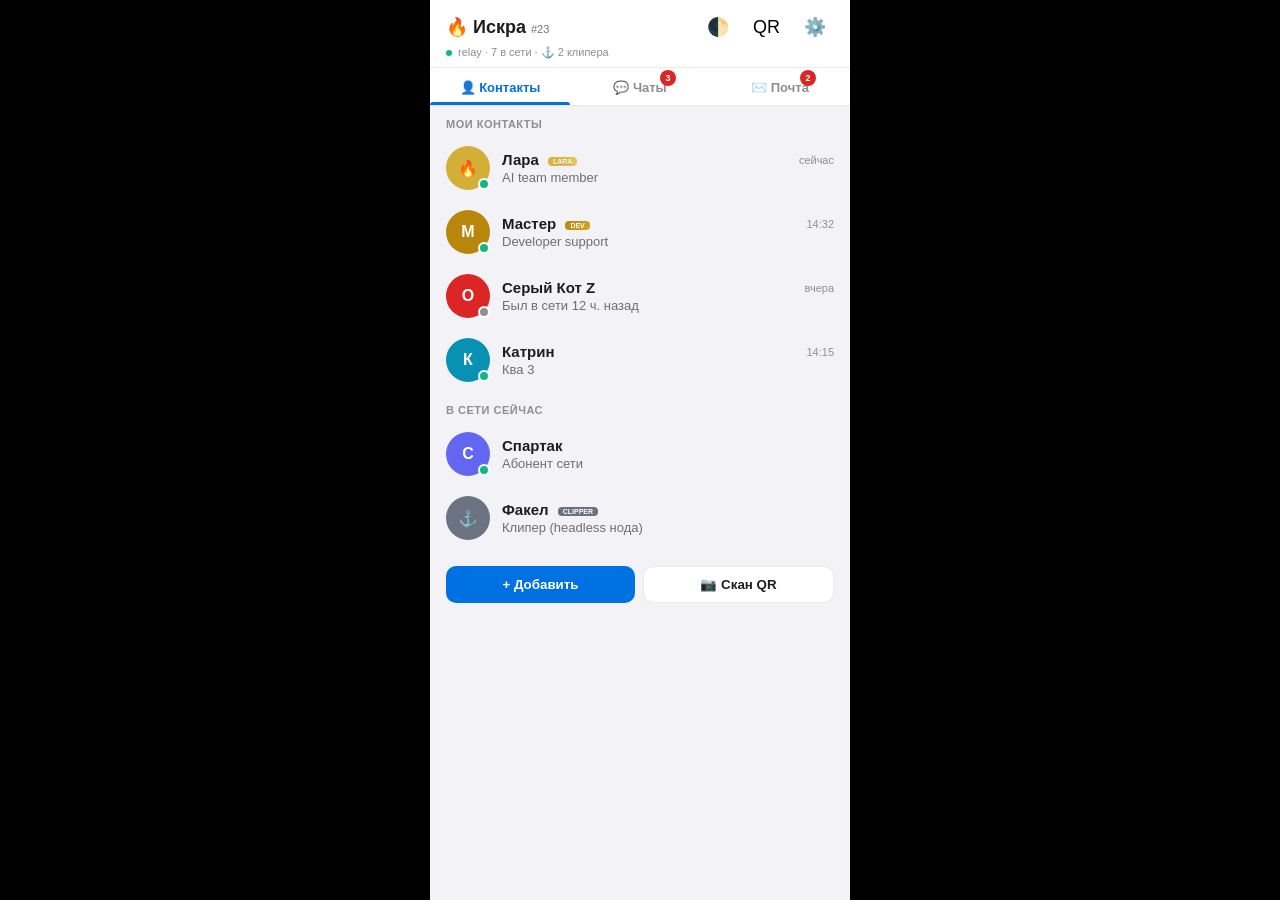
<file: prototype-next.html>
<!DOCTYPE html>
<html lang="ru">
<head>
<meta charset="UTF-8">
<meta name="viewport" content="width=device-width, initial-scale=1.0, maximum-scale=1.0, user-scalable=no">
<title>Искра — Прототип нового UI</title>
<style>
:root {
  --bg: #F2F2F7; --bg2: #FFFFFF; --surface: #FFFFFF; --text: #1D1D1F;
  --text2: #6E6E73; --text3: #8E8E93; --accent: #0071E3; --border: rgba(0,0,0,0.08);
  --green: #10B981; --red: #DC2626; --gold: #D4AF37; --radius: 12px;
}
body.dark {
  --bg: #0D1117; --bg2: #161B22; --surface: #1C2128; --text: #E6EDF3;
  --text2: #8B949E; --text3: #6E7681; --accent: #3B82F6; --border: rgba(255,255,255,0.08);
}
* { margin:0; padding:0; box-sizing:border-box; }
body { font-family:-apple-system,BlinkMacSystemFont,'Inter','Segoe UI',sans-serif; background:#000; color:var(--text); height:100vh; height:100dvh; display:flex; justify-content:center; overflow:hidden; touch-action:pan-y; }
.phone-frame { width:100%; max-width:420px; height:100%; background:var(--bg); display:flex; flex-direction:column; overflow:hidden; box-shadow:0 0 60px rgba(0,0,0,0.3); }

/* Header */
.header { background:var(--bg2); padding:12px 16px 8px; border-bottom:1px solid var(--border); }
.header-top { display:flex; justify-content:space-between; align-items:center; }
.header-title { font-size:18px; font-weight:700; }
.header-title span { font-size:11px; opacity:0.6; font-weight:400; }
.header-btns { display:flex; gap:8px; }
.header-btns button { background:none; border:none; font-size:18px; cursor:pointer; padding:4px 8px; border-radius:8px; }
.header-btns button:hover { background:var(--border); }
.status-line { font-size:11px; color:var(--text3); margin-top:4px; display:flex; align-items:center; gap:6px; }
.dot { width:6px; height:6px; border-radius:50%; display:inline-block; }
.dot.on { background:var(--green); } .dot.off { background:var(--red); }

/* Main content */
.content { flex:1; overflow-y:auto; }

/* Tab bar — top, Telegram style */
.tabs { display:flex; background:var(--bg2); border-bottom:1px solid var(--border); padding:0; position:relative; }
.tab { flex:1; text-align:center; padding:12px 0 10px; cursor:pointer; position:relative; font-size:13px; font-weight:600; color:var(--text3); transition:color 0.2s; }
.tab.active { color:var(--accent); }
.tabs-indicator { position:absolute; bottom:0; height:3px; background:var(--accent); border-radius:3px 3px 0 0; transition:left 0.25s ease, width 0.25s ease; }
.tab-badge { position:absolute; top:2px; right:calc(50% - 36px); background:var(--red); color:#fff; font-size:9px; font-weight:700; min-width:16px; height:16px; border-radius:8px; display:flex; align-items:center; justify-content:center; padding:0 4px; pointer-events:none; }

/* Contact list */
.section-label { font-size:11px; font-weight:600; color:var(--text3); padding:12px 16px 6px; text-transform:uppercase; letter-spacing:0.5px; }
.contact-item { display:flex; align-items:center; padding:10px 16px; gap:12px; cursor:pointer; transition:background 0.15s; }
.contact-item:hover { background:var(--border); }
.contact-item:active { background:rgba(0,113,227,0.08); }
.avatar { width:44px; height:44px; border-radius:50%; display:flex; align-items:center; justify-content:center; color:#fff; font-weight:700; font-size:16px; position:relative; flex-shrink:0; }
.avatar .online-dot { position:absolute; bottom:0; right:0; width:12px; height:12px; border-radius:50%; background:var(--green); border:2px solid var(--bg2); }
.avatar .offline-dot { position:absolute; bottom:0; right:0; width:12px; height:12px; border-radius:50%; background:var(--text3); border:2px solid var(--bg2); }
.contact-info { flex:1; min-width:0; }
.contact-row { display:flex; justify-content:space-between; align-items:center; }
.contact-name { font-size:15px; font-weight:600; }
.contact-time { font-size:11px; color:var(--text3); }
.contact-preview { font-size:13px; color:var(--text2); white-space:nowrap; overflow:hidden; text-overflow:ellipsis; margin-top:2px; }
.badge { font-size:7px; font-weight:700; color:#fff; padding:1px 5px; border-radius:4px; margin-left:5px; vertical-align:middle; }
.badge-dev { background:linear-gradient(135deg,#B8860B,#DAA520); }
.badge-lara { background:linear-gradient(135deg,#D4AF37,#F0C75E); text-shadow:0 1px 1px rgba(0,0,0,0.2); }
.badge-clipper { background:#6B7280; }
.unread-badge { background:var(--accent); color:#fff; font-size:11px; font-weight:700; min-width:20px; height:20px; border-radius:10px; display:flex; align-items:center; justify-content:center; padding:0 6px; }

/* Chat view */
.chat-view { display:none; flex-direction:column; height:100%; }
.chat-view.active { display:flex; }
.chat-header { padding:12px 16px; background:var(--bg2); border-bottom:1px solid var(--border); display:flex; align-items:center; gap:12px; }
.chat-header .back { font-size:20px; cursor:pointer; padding:4px 8px; border:none; background:none; }
.chat-header .name { font-weight:600; font-size:16px; }
.chat-header .e2e { font-size:10px; color:var(--green); }
.messages { flex:1; overflow-y:auto; padding:16px; display:flex; flex-direction:column; gap:8px; }
.msg { max-width:80%; padding:8px 12px; border-radius:16px; font-size:14px; line-height:1.4; }
.msg.in { background:var(--surface); align-self:flex-start; border-bottom-left-radius:4px; }
.msg.out { background:var(--accent); color:#fff; align-self:flex-end; border-bottom-right-radius:4px; }
.msg-time { font-size:10px; opacity:0.6; margin-top:4px; }
.input-area { padding:8px 12px; border-top:1px solid var(--border); background:var(--bg2); display:flex; gap:8px; align-items:center; }
.input-area input { flex:1; border:1px solid var(--border); border-radius:20px; padding:8px 16px; font-size:14px; background:var(--bg); color:var(--text); outline:none; }
.input-area button { width:36px; height:36px; border-radius:50%; border:none; background:var(--accent); color:#fff; font-size:16px; cursor:pointer; }

/* Mail view */
.letter { padding:16px; border-bottom:1px solid var(--border); cursor:pointer; }
.letter:hover { background:var(--border); }
.letter.unread .letter-subject { font-weight:700; }
.letter-from { font-size:13px; font-weight:600; }
.letter-date { font-size:11px; color:var(--text3); float:right; }
.letter-subject { font-size:14px; margin-top:4px; }
.letter-preview { font-size:12px; color:var(--text2); margin-top:2px; white-space:nowrap; overflow:hidden; text-overflow:ellipsis; }
.letter-dot { display:inline-block; width:8px; height:8px; border-radius:50%; background:var(--accent); margin-right:8px; }

/* Context menu */
.ctx-menu { position:fixed; background:var(--bg2); border:1px solid var(--border); border-radius:12px; box-shadow:0 8px 30px rgba(0,0,0,0.15); padding:6px 0; z-index:100; min-width:200px; display:none; }
.ctx-menu.show { display:block; }
.ctx-item { padding:10px 16px; font-size:14px; cursor:pointer; display:flex; align-items:center; gap:10px; }
.ctx-item:hover { background:var(--border); }
.ctx-item.danger { color:var(--red); }

/* QR Modal */
.modal-overlay { position:fixed; inset:0; background:rgba(0,0,0,0.5); display:none; align-items:center; justify-content:center; z-index:200; }
.modal-overlay.show { display:flex; }
.modal { background:var(--bg2); border-radius:16px; padding:24px; max-width:340px; width:90%; text-align:center; }
.modal h3 { margin-bottom:12px; }
.qr-placeholder { width:200px; height:200px; margin:16px auto; background:#fff; border-radius:12px; display:flex; align-items:center; justify-content:center; font-size:80px; border:2px solid var(--border); }
.short-addr { font-size:18px; font-weight:700; color:var(--accent); margin:12px 0; }
.link-small { font-size:10px; color:var(--text3); word-break:break-all; margin:8px 0; }
.modal button { background:var(--accent); color:#fff; border:none; padding:10px 24px; border-radius:10px; font-size:14px; font-weight:600; cursor:pointer; margin-top:12px; width:100%; }

/* Theme toggle */
.theme-toggle { position:absolute; top:12px; right:60px; }
</style>
</head>
<body>

<!-- Phone Frame -->
<div class="phone-frame">

<!-- Header -->
<div class="header">
  <div class="header-top">
    <div class="header-title">🔥 Искра <span>#23</span></div>
    <div class="header-btns">
      <button onclick="toggleTheme()" title="Тема">🌓</button>
      <button onclick="showQR()" title="Мой QR">QR</button>
      <button title="Настройки">⚙️</button>
    </div>
  </div>
  <div class="status-line">
    <span class="dot on"></span> relay · 7 в сети · ⚓ 2 клипера
  </div>
</div>

<!-- Tab Bar — TOP, like Telegram -->
<div class="tabs" id="tabbar">
  <div class="tab active" onclick="switchTab('contacts')">👤 Контакты</div>
  <div class="tab" onclick="switchTab('chats')">
    💬 Чаты
    <span class="tab-badge">3</span>
  </div>
  <div class="tab" onclick="switchTab('mail')">
    ✉️ Почта
    <span class="tab-badge">2</span>
  </div>
  <div class="tabs-indicator" id="tabs-indicator" style="left:0;width:33.33%"></div>
</div>

<!-- Content area -->
<div class="content" id="content">

  <!-- TAB: Contacts -->
  <div id="tab-contacts">
    <div class="section-label">Мои контакты</div>

    <div class="contact-item" onclick="showCtx(event, 'Лара')">
      <div class="avatar" style="background:#D4AF37">🔥<span class="online-dot"></span></div>
      <div class="contact-info">
        <div class="contact-row"><span class="contact-name">Лара <span class="badge badge-lara">LARA</span></span><span class="contact-time">сейчас</span></div>
        <div class="contact-preview">AI team member</div>
      </div>
    </div>

    <div class="contact-item" onclick="showCtx(event, 'Мастер')">
      <div class="avatar" style="background:#B8860B">М<span class="online-dot"></span></div>
      <div class="contact-info">
        <div class="contact-row"><span class="contact-name">Мастер <span class="badge badge-dev">DEV</span></span><span class="contact-time">14:32</span></div>
        <div class="contact-preview">Developer support</div>
      </div>
    </div>

    <div class="contact-item" onclick="showCtx(event, 'Олег')">
      <div class="avatar" style="background:#DC2626">О<span class="offline-dot"></span></div>
      <div class="contact-info">
        <div class="contact-row"><span class="contact-name">Серый Кот Z</span><span class="contact-time">вчера</span></div>
        <div class="contact-preview">Был в сети 12 ч. назад</div>
      </div>
    </div>

    <div class="contact-item" onclick="showCtx(event, 'Катрин')">
      <div class="avatar" style="background:#0891B2">К<span class="online-dot"></span></div>
      <div class="contact-info">
        <div class="contact-row"><span class="contact-name">Катрин</span><span class="contact-time">14:15</span></div>
        <div class="contact-preview">Ква 3</div>
      </div>
    </div>

    <div class="section-label">В сети сейчас</div>

    <div class="contact-item" onclick="showCtx(event, 'Спартак')">
      <div class="avatar" style="background:#6366F1">С<span class="online-dot"></span></div>
      <div class="contact-info">
        <div class="contact-row"><span class="contact-name">Спартак</span><span class="contact-time"></span></div>
        <div class="contact-preview">Абонент сети</div>
      </div>
    </div>

    <div class="contact-item">
      <div class="avatar" style="background:#6B7280">⚓</div>
      <div class="contact-info">
        <div class="contact-row"><span class="contact-name">Факел <span class="badge badge-clipper">CLIPPER</span></span></div>
        <div class="contact-preview">Клипер (headless нода)</div>
      </div>
    </div>

    <div style="padding:16px;display:flex;gap:8px">
      <button style="flex:1;padding:10px;border:none;border-radius:10px;background:var(--accent);color:#fff;font-weight:600;cursor:pointer">+ Добавить</button>
      <button style="flex:1;padding:10px;border:none;border-radius:10px;background:var(--surface);color:var(--text);font-weight:600;cursor:pointer;border:1px solid var(--border)">📷 Скан QR</button>
    </div>
  </div>

  <!-- TAB: Chats -->
  <div id="tab-chats" style="display:none">
    <div class="contact-item" onclick="openChat()">
      <div class="avatar" style="background:#0891B2">К</div>
      <div class="contact-info">
        <div class="contact-row"><span class="contact-name">Катрин</span><span class="contact-time">14:15</span></div>
        <div class="contact-preview" style="display:flex;justify-content:space-between"><span>И снова ква</span><span class="unread-badge">3</span></div>
      </div>
    </div>
    <div class="contact-item">
      <div class="avatar" style="background:#6c5ce7">👥</div>
      <div class="contact-info">
        <div class="contact-row"><span class="contact-name">Революция</span><span class="contact-time">12:30</span></div>
        <div class="contact-preview">Олег: виснет постоянно!</div>
      </div>
    </div>
    <div class="contact-item">
      <div class="avatar" style="background:#D4AF37">🔥</div>
      <div class="contact-info">
        <div class="contact-row"><span class="contact-name">Лара <span class="badge badge-lara">LARA</span></span><span class="contact-time">13:00</span></div>
        <div class="contact-preview">Build 22 вышел — починены кнопки...</div>
      </div>
    </div>
    <div class="contact-item">
      <div class="avatar" style="background:#059669">📢</div>
      <div class="contact-info">
        <div class="contact-row"><span class="contact-name">Джокервиль</span><span class="contact-time">вчера</span></div>
        <div class="contact-preview">привет</div>
      </div>
    </div>
  </div>

  <!-- TAB: Mail -->
  <div id="tab-mail" style="display:none">
    <div style="padding:12px 16px;display:flex;justify-content:space-between;align-items:center">
      <span style="font-weight:700">Входящие</span>
      <button style="background:var(--accent);color:#fff;border:none;padding:6px 14px;border-radius:8px;font-size:13px;cursor:pointer">✏️ Написать</button>
    </div>

    <div class="letter unread" onclick="openLetter('Лара','сегодня','Обновление Build 22','Починены: кнопки которые не нажимались, доставка сообщений, каналы, скрепка на Android.\n\nBuild 22 доступен для скачивания.\n\nОбновление должно прилететь автоматически.\n\n— Лара 🔥')">
      <span class="letter-dot"></span><span class="letter-from">Лара</span><span class="letter-date">сегодня</span>
      <div class="letter-subject">Обновление Build 22</div>
      <div class="letter-preview">Починены: кнопки, доставка сообщений, каналы, скрепка на Android...</div>
    </div>

    <div class="letter unread" onclick="openLetter('Самойлов К.М.','вчера','Оперативный приказ #4417','Капитан.\n\nГруппа «Гамма» перебрасывается в район г. Скобелевск, Московская область.\n\nТри дня назад зафиксирована аномалия класса «Бездна». Купол диаметром ~2 км, расширяется. Эпицентр — готический собор XIV века.\n\nЗадача: рекогносцировка, стабилизация аномалии, эвакуация гражданских.\n\nСамойлов К.М.\nГенерал-лейтенант госбезопасности')">
      <span class="letter-dot"></span><span class="letter-from">Самойлов К.М.</span><span class="letter-date">вчера</span>
      <div class="letter-subject">Оперативный приказ #4417</div>
      <div class="letter-preview">Капитан. Группа Гамма перебрасывается в район г. Скобелевск...</div>
    </div>

    <div class="letter">
      <span class="letter-from" style="margin-left:16px">HR</span><span class="letter-date">вчера</span>
      <div class="letter-subject" style="margin-left:16px">Конфликт интересов (рег. #КИ-2247)</div>
      <div class="letter-preview" style="margin-left:16px">Уважаемый сотрудник! В ходе плановой проверки...</div>
    </div>

    <div style="padding:12px 16px"><span style="font-weight:700;color:var(--text3)">Отправленные</span></div>

    <div class="letter">
      <span class="letter-from" style="margin-left:16px">→ Олег</span><span class="letter-date">сегодня</span>
      <div class="letter-subject" style="margin-left:16px">Re: Обновление Build 22</div>
      <div class="letter-preview" style="margin-left:16px">Олег, привет! Скачай APK из github.com/elyssov/iskra...</div>
    </div>
  </div>

  <!-- Letter View -->
  <div class="chat-view" id="letter-view">
    <div class="chat-header">
      <button class="back" onclick="closeLetter()">←</button>
      <div><div class="name" id="letter-title"></div></div>
    </div>
    <div style="flex:1;overflow-y:auto;padding:16px">
      <div style="font-size:13px;color:var(--text2)" id="letter-meta"></div>
      <h3 style="margin:12px 0 8px" id="letter-subj"></h3>
      <div style="font-size:14px;line-height:1.7;white-space:pre-wrap" id="letter-body"></div>
      <div style="margin-top:24px;display:flex;gap:8px">
        <button style="flex:1;padding:10px;border:none;border-radius:10px;background:var(--accent);color:#fff;font-weight:600;cursor:pointer">↩️ Ответить</button>
        <button style="flex:1;padding:10px;border:none;border-radius:10px;background:var(--surface);color:var(--text);font-weight:600;cursor:pointer;border:1px solid var(--border)">↗️ Переслать</button>
      </div>
    </div>
  </div>

  <!-- Chat View -->
  <div class="chat-view" id="chat-view">
    <div class="chat-header">
      <button class="back" onclick="closeChat()">←</button>
      <div><div class="name">Катрин</div><div class="e2e">🔒 E2E</div></div>
    </div>
    <div class="messages">
      <div class="msg in">Привет!<div class="msg-time">14:10</div></div>
      <div class="msg in">Ква 2<div class="msg-time">14:11</div></div>
      <div class="msg out">Привет! Связь работает 🔥<div class="msg-time">14:12</div></div>
      <div class="msg in">Ррр<div class="msg-time">14:13</div></div>
      <div class="msg in">И снова ква<div class="msg-time">14:15</div></div>
    </div>
    <div class="input-area">
      <input type="text" placeholder="Написать сообщение...">
      <button>▶</button>
    </div>
  </div>
</div>

<!-- end phone-frame -->
</div>

<!-- Context Menu -->
<div class="ctx-menu" id="ctx-menu">
  <div class="ctx-item" onclick="hideCtx()">💬 Сообщение</div>
  <div class="ctx-item" onclick="hideCtx()">✉️ Письмо</div>
  <div class="ctx-item" onclick="hideCtx()">📋 Копировать визитку</div>
  <div class="ctx-item" onclick="showQR()">📲 QR-код</div>
  <div class="ctx-item" onclick="hideCtx()">↗️ Переслать контакт</div>
  <div class="ctx-item" onclick="hideCtx()">✏️ Переименовать</div>
  <div class="ctx-item danger" onclick="hideCtx()">🗑️ Удалить</div>
</div>

<!-- QR Modal -->
<div class="modal-overlay" id="qr-modal">
  <div class="modal">
    <h3>📲 Моя визитка</h3>
    <div class="qr-placeholder">📱</div>
    <div class="short-addr">iskra:lara</div>
    <div class="link-small">iskra://6HrNKqeS89xtYme6bPzBAEitg7BSTqB4agpwUaMN5wn9/ASLdJn3qqJSxuh13KcL8bp2k2A2oyYKZByAJPYE2TGrh</div>
    <button onclick="hideQR()">Копировать визитку</button>
    <button onclick="hideQR()" style="background:var(--surface);color:var(--text);border:1px solid var(--border);margin-top:8px">Закрыть</button>
  </div>
</div>

<script>
function switchTab(name) {
  document.getElementById('tab-contacts').style.display = name === 'contacts' ? '' : 'none';
  document.getElementById('tab-chats').style.display = name === 'chats' ? '' : 'none';
  document.getElementById('tab-mail').style.display = name === 'mail' ? '' : 'none';
  document.getElementById('chat-view').classList.remove('active');
  const tabs = ['contacts','chats','mail'];
  const idx = tabs.indexOf(name);
  document.querySelectorAll('.tab').forEach((t,i) => t.classList.toggle('active', i === idx));
  const indicator = document.getElementById('tabs-indicator');
  indicator.style.left = (idx * 33.33) + '%';
  indicator.style.width = '33.33%';
}

function openChat() {
  document.getElementById('tab-chats').style.display = 'none';
  document.getElementById('chat-view').classList.add('active');
  document.getElementById('tabbar').style.display = 'none';
  document.querySelector('.header').style.display = 'none';
}

function closeChat() {
  document.getElementById('chat-view').classList.remove('active');
  document.getElementById('tab-chats').style.display = '';
  document.getElementById('tabbar').style.display = '';
  document.querySelector('.header').style.display = '';
}

function showCtx(e, name) {
  e.stopPropagation();
  const menu = document.getElementById('ctx-menu');
  const rect = e.currentTarget.getBoundingClientRect();
  menu.style.top = Math.min(rect.bottom, window.innerHeight - 300) + 'px';
  menu.style.left = Math.min(rect.left + 20, window.innerWidth - 220) + 'px';
  menu.classList.add('show');
}

function hideCtx() { document.getElementById('ctx-menu').classList.remove('show'); }
document.addEventListener('click', hideCtx);

function showQR() { hideCtx(); document.getElementById('qr-modal').classList.add('show'); }
function hideQR() { document.getElementById('qr-modal').classList.remove('show'); }

function openLetter(from, date, subject, body) {
  document.getElementById('letter-title').textContent = from;
  document.getElementById('letter-meta').textContent = 'От: ' + from + ' · ' + date;
  document.getElementById('letter-subj').textContent = subject;
  document.getElementById('letter-body').textContent = body;
  document.getElementById('tab-mail').style.display = 'none';
  document.getElementById('letter-view').classList.add('active');
  document.getElementById('tabbar').style.display = 'none';
  document.querySelector('.header').style.display = 'none';
}

function closeLetter() {
  document.getElementById('letter-view').classList.remove('active');
  document.getElementById('tab-mail').style.display = '';
  document.getElementById('tabbar').style.display = '';
  document.querySelector('.header').style.display = '';
}

function toggleTheme() { document.body.classList.toggle('dark'); }
</script>
</body>
</html>
</file>
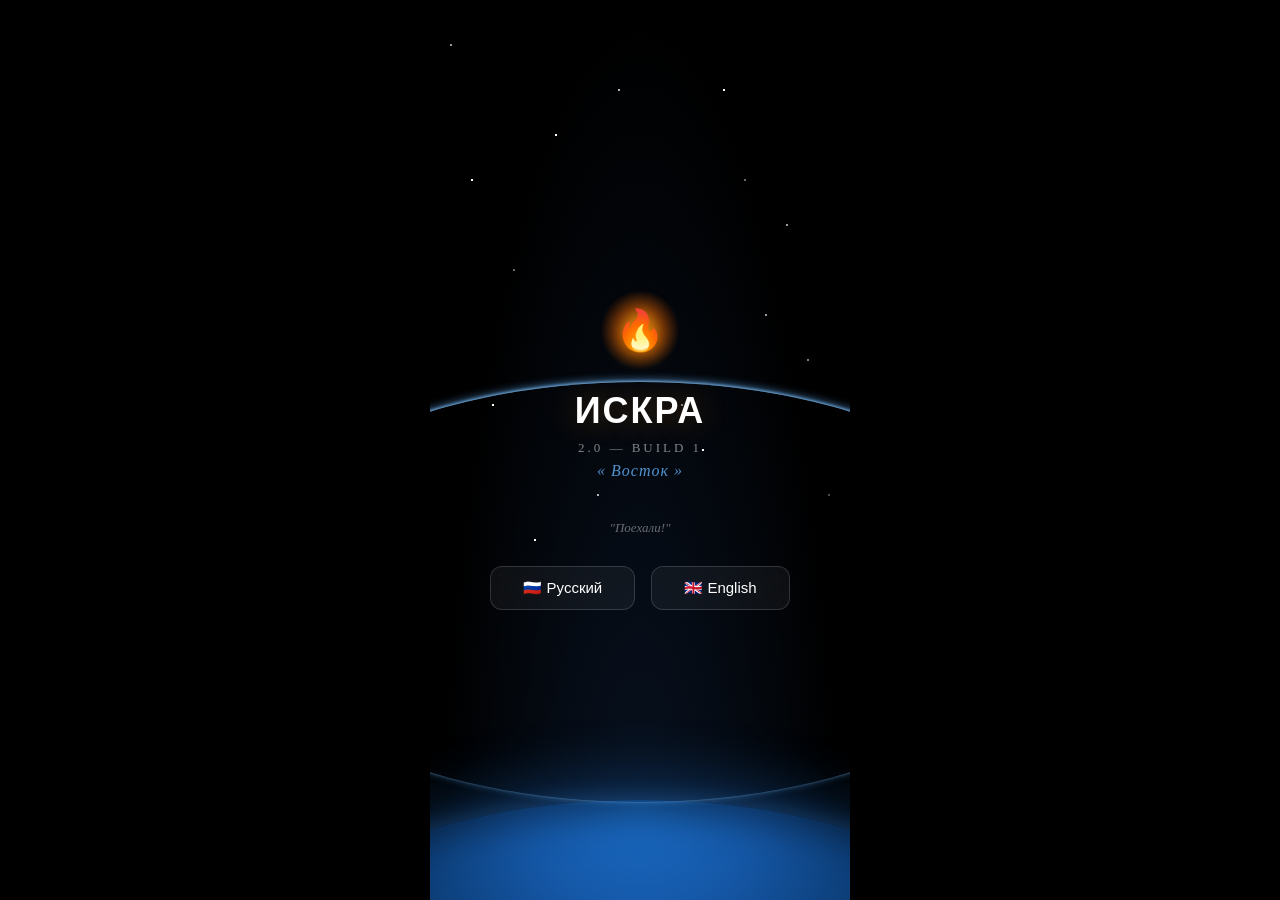
<file: prototype-vostok-splash.html>
<!DOCTYPE html>
<html>
<head>
<meta charset="UTF-8">
<meta name="viewport" content="width=device-width, initial-scale=1.0">
<title>Искра 2.0 "Восток" — Splash Concept</title>
<style>
* { margin:0; padding:0; box-sizing:border-box; }
body { background:#000; display:flex; justify-content:center; height:100vh; }
.phone { width:100%; max-width:420px; height:100%; position:relative; overflow:hidden; }

/* Космос */
.splash {
  height:100%;
  display:flex;
  flex-direction:column;
  align-items:center;
  justify-content:center;
  position:relative;
  background: radial-gradient(ellipse at 50% 120%, #0a1628 0%, #000000 70%);
  overflow:hidden;
}

/* Звёзды — три слоя для глубины */
.stars, .stars2, .stars3 {
  position:absolute; inset:0;
  background-image:
    radial-gradient(1px 1px at 10% 20%, #fff 100%, transparent),
    radial-gradient(1px 1px at 30% 15%, #fff 100%, transparent),
    radial-gradient(1px 1px at 50% 35%, rgba(255,255,255,0.8) 100%, transparent),
    radial-gradient(1px 1px at 70% 10%, #fff 100%, transparent),
    radial-gradient(1px 1px at 85% 25%, rgba(255,255,255,0.6) 100%, transparent),
    radial-gradient(1px 1px at 15% 45%, #fff 100%, transparent),
    radial-gradient(1px 1px at 40% 55%, rgba(255,255,255,0.7) 100%, transparent),
    radial-gradient(1px 1px at 65% 50%, #fff 100%, transparent),
    radial-gradient(1px 1px at 90% 40%, rgba(255,255,255,0.5) 100%, transparent),
    radial-gradient(1px 1px at 25% 60%, #fff 100%, transparent);
  animation: twinkle 4s ease-in-out infinite alternate;
}
.stars2 {
  background-image:
    radial-gradient(1px 1px at 5% 5%, rgba(255,255,255,0.6) 100%, transparent),
    radial-gradient(1px 1px at 20% 30%, rgba(255,255,255,0.4) 100%, transparent),
    radial-gradient(1px 1px at 45% 10%, rgba(255,255,255,0.7) 100%, transparent),
    radial-gradient(1px 1px at 60% 45%, rgba(255,255,255,0.5) 100%, transparent),
    radial-gradient(1px 1px at 80% 35%, rgba(255,255,255,0.6) 100%, transparent),
    radial-gradient(1px 1px at 95% 55%, rgba(255,255,255,0.3) 100%, transparent),
    radial-gradient(1px 1px at 35% 65%, rgba(255,255,255,0.5) 100%, transparent),
    radial-gradient(1px 1px at 75% 20%, rgba(255,255,255,0.4) 100%, transparent);
  animation: twinkle 3s ease-in-out infinite alternate-reverse;
}

@keyframes twinkle {
  0% { opacity: 0.7; }
  100% { opacity: 1; }
}

/* Земля — дуга горизонта */
.earth {
  position:absolute;
  bottom: -300px;
  left: 50%;
  transform: translateX(-50%);
  width: 800px;
  height: 400px;
  border-radius: 50%;
  background: radial-gradient(ellipse at 50% 0%,
    #1a6bc4 0%,
    #1558a8 20%,
    #0d3f7a 40%,
    #082a5c 60%,
    #041838 80%,
    #010a1a 100%
  );
  box-shadow:
    0 -20px 60px rgba(30, 120, 220, 0.3),
    0 -5px 20px rgba(80, 160, 255, 0.2),
    inset 0 10px 40px rgba(0,0,0,0.5);
}

/* Атмосфера — тонкая голубая линия */
.atmosphere {
  position:absolute;
  bottom: 98px;
  left: 50%;
  transform: translateX(-50%);
  width: 820px;
  height: 420px;
  border-radius: 50%;
  background: transparent;
  box-shadow:
    0 -2px 8px rgba(100, 180, 255, 0.6),
    0 -1px 3px rgba(150, 210, 255, 0.8);
  pointer-events:none;
}

/* Искра — огонёк */
.spark-wrap {
  position:relative;
  z-index:10;
  margin-bottom: 20px;
}

.spark-glow {
  width: 80px;
  height: 80px;
  border-radius: 50%;
  background: radial-gradient(circle,
    rgba(255, 160, 30, 0.8) 0%,
    rgba(255, 100, 0, 0.4) 40%,
    transparent 70%
  );
  display:flex;
  align-items:center;
  justify-content:center;
  animation: pulse-glow 2s ease-in-out infinite;
}

@keyframes pulse-glow {
  0%, 100% { transform: scale(1); opacity: 0.9; }
  50% { transform: scale(1.15); opacity: 1; }
}

.spark-icon {
  font-size: 40px;
  filter: drop-shadow(0 0 10px rgba(255,150,0,0.8));
}

/* Текст */
.title {
  font-family: -apple-system, 'Inter', sans-serif;
  font-size: 36px;
  font-weight: 700;
  color: #fff;
  letter-spacing: 2px;
  z-index: 10;
  margin-bottom: 8px;
  text-shadow: 0 0 30px rgba(255,150,0,0.3);
}

.version {
  font-size: 13px;
  color: rgba(255,255,255,0.5);
  z-index: 10;
  margin-bottom: 6px;
  letter-spacing: 3px;
  text-transform: uppercase;
}

.codename {
  font-size: 16px;
  color: rgba(100, 180, 255, 0.8);
  z-index: 10;
  margin-bottom: 40px;
  font-style: italic;
  letter-spacing: 1px;
}

.quote {
  font-size: 13px;
  color: rgba(255,255,255,0.4);
  z-index: 10;
  font-style: italic;
  margin-bottom: 30px;
}

/* Кнопки языка */
.lang-row {
  display:flex;
  gap: 16px;
  z-index: 10;
}

.lang-btn {
  padding: 12px 32px;
  border: 1px solid rgba(255,255,255,0.15);
  border-radius: 12px;
  background: rgba(255,255,255,0.05);
  color: #fff;
  font-size: 15px;
  cursor: pointer;
  transition: all 0.2s;
  backdrop-filter: blur(10px);
}

.lang-btn:hover {
  background: rgba(255,255,255,0.12);
  border-color: rgba(255,255,255,0.3);
}

.lang-btn:active {
  transform: scale(0.96);
}
</style>
</head>
<body>
<div class="phone">
  <div class="splash">
    <div class="stars"></div>
    <div class="stars2"></div>

    <div class="spark-wrap">
      <div class="spark-glow">
        <span class="spark-icon">🔥</span>
      </div>
    </div>

    <div class="title">ИСКРА</div>
    <div class="version">2.0 — Build 1</div>
    <div class="codename">« Восток »</div>

    <div class="quote">"Поехали!"</div>

    <div class="lang-row">
      <button class="lang-btn">🇷🇺 Русский</button>
      <button class="lang-btn">🇬🇧 English</button>
    </div>

    <div class="earth"></div>
    <div class="atmosphere"></div>
  </div>
</div>
</body>
</html>
</file>
<file: internal/web/static/style.css>
/* ═══════════════════════════════════════════════════
   ИСКРА 2.0 "ВОСТОК" — Stylesheet
   "Поехали!"
   ═══════════════════════════════════════════════════ */

/* --- Design Tokens --- */
:root {
  --accent: #0071E3;
  --accent-dark: #005BBB;
  --accent-light: rgba(0,113,227,0.07);
  --accent-glow: rgba(0,113,227,0.12);
  --green: #10B981;
  --red: #DC2626;
  --gold: #D4AF37;
  --gold-dark: #B8860B;
  --bg: #F2F2F7;
  --bg2: #FFFFFF;
  --bg3: #F5F5F7;
  --bg-chat: #EAEDF0;
  --surface: #FFFFFF;
  --surface-hover: #F5F5F7;
  --text: #1D1D1F;
  --text2: #6E6E73;
  --text3: #8E8E93;
  --border: rgba(0,0,0,0.08);
  --shadow-sm: 0 1px 2px rgba(0,0,0,0.04);
  --shadow: 0 1px 4px rgba(0,0,0,0.06);
  --shadow-lg: 0 4px 12px rgba(0,0,0,0.08);
  --radius: 8px;
  --radius-lg: 12px;
  --radius-xl: 16px;
  --transition: 0.15s ease;
}

/* --- Dark Theme --- */
body.dark {
  --bg: #0D1117;
  --bg2: #161B22;
  --bg3: #1C2128;
  --bg-chat: #0D1117;
  --surface: #1C2128;
  --surface-hover: #252C35;
  --text: #E6EDF3;
  --text2: #8B949E;
  --text3: #6E7681;
  --border: rgba(255,255,255,0.08);
  --shadow-sm: 0 1px 2px rgba(0,0,0,0.2);
  --shadow: 0 1px 4px rgba(0,0,0,0.3);
  --shadow-lg: 0 4px 12px rgba(0,0,0,0.4);
}

/* --- Reset --- */
* { margin:0; padding:0; box-sizing:border-box; }

button, a, input, textarea, select, label,
.contact-item, .chat-item, .letter-item, .online-item, .ctx-item {
  touch-action: manipulation;
  -webkit-tap-highlight-color: transparent;
}

body {
  font-family: -apple-system, BlinkMacSystemFont, 'Inter', 'Segoe UI', 'Roboto', sans-serif;
  min-height: 100vh;
  min-height: 100dvh;
  background: var(--bg);
  color: var(--text);
  -webkit-font-smoothing: antialiased;
  overflow: hidden;
}

/* ═══════════════════════════════════════
   LANGUAGE SCREEN
   ═══════════════════════════════════════ */
#lang-screen {
  height: 100vh; height: 100dvh;
  display: flex; align-items: center; justify-content: center;
  background: radial-gradient(ellipse at 50% 120%, #0a1628 0%, #000 70%);
  position: relative; overflow: hidden;
}

/* Stars */
#lang-screen::before, #lang-screen::after {
  content: ''; position: absolute; inset: 0;
  background-image:
    radial-gradient(1px 1px at 10% 20%, #fff 100%, transparent),
    radial-gradient(1px 1px at 30% 15%, #fff 100%, transparent),
    radial-gradient(1px 1px at 50% 35%, rgba(255,255,255,0.8) 100%, transparent),
    radial-gradient(1px 1px at 70% 10%, #fff 100%, transparent),
    radial-gradient(1px 1px at 85% 25%, rgba(255,255,255,0.6) 100%, transparent),
    radial-gradient(1px 1px at 15% 45%, #fff 100%, transparent),
    radial-gradient(1px 1px at 40% 55%, rgba(255,255,255,0.7) 100%, transparent),
    radial-gradient(1px 1px at 65% 50%, #fff 100%, transparent),
    radial-gradient(1px 1px at 90% 40%, rgba(255,255,255,0.5) 100%, transparent),
    radial-gradient(1px 1px at 25% 60%, #fff 100%, transparent);
  animation: twinkle 4s ease-in-out infinite alternate;
}
#lang-screen::after {
  background-image:
    radial-gradient(1px 1px at 5% 5%, rgba(255,255,255,0.6) 100%, transparent),
    radial-gradient(1px 1px at 20% 30%, rgba(255,255,255,0.4) 100%, transparent),
    radial-gradient(1px 1px at 45% 10%, rgba(255,255,255,0.7) 100%, transparent),
    radial-gradient(1px 1px at 60% 45%, rgba(255,255,255,0.5) 100%, transparent),
    radial-gradient(1px 1px at 80% 35%, rgba(255,255,255,0.6) 100%, transparent),
    radial-gradient(1px 1px at 35% 65%, rgba(255,255,255,0.5) 100%, transparent),
    radial-gradient(1px 1px at 75% 20%, rgba(255,255,255,0.4) 100%, transparent);
  animation: twinkle 3s ease-in-out infinite alternate-reverse;
}
@keyframes twinkle { 0% { opacity:0.7; } 100% { opacity:1; } }

/* Earth horizon */
.lang-earth {
  position: absolute; bottom: -300px; left: 50%; transform: translateX(-50%);
  width: 800px; height: 400px; border-radius: 50%;
  background: radial-gradient(ellipse at 50% 0%, #1a6bc4 0%, #0d3f7a 40%, #041838 80%, #010a1a 100%);
  box-shadow: 0 -20px 60px rgba(30,120,220,0.3), 0 -5px 20px rgba(80,160,255,0.2);
}

.lang-container {
  position: relative; z-index: 10;
  display: flex; flex-direction: column; align-items: center; text-align: center; padding: 20px;
}
.lang-flame {
  font-size: 48px; margin-bottom: 12px;
  filter: drop-shadow(0 0 15px rgba(255,150,0,0.6));
  animation: pulse-glow 2s ease-in-out infinite;
}
@keyframes pulse-glow { 0%,100% { transform:scale(1); } 50% { transform:scale(1.1); } }

.lang-title {
  font-size: 36px; font-weight: 700; color: #fff; letter-spacing: 2px;
  text-shadow: 0 0 30px rgba(255,150,0,0.3); margin-bottom: 4px;
}
.lang-version { font-size: 13px; color: rgba(255,255,255,0.5); letter-spacing: 3px; text-transform: uppercase; }
.lang-codename { font-size: 16px; color: rgba(100,180,255,0.8); font-style: italic; margin: 4px 0 8px; }
.lang-subtitle { font-size: 13px; color: rgba(255,255,255,0.4); font-style: italic; margin-bottom: 28px; }

.lang-buttons { display: flex; gap: 16px; }
.lang-btn {
  padding: 12px 32px; border: 1px solid rgba(255,255,255,0.15); border-radius: 12px;
  background: rgba(255,255,255,0.05); color: #fff; font-size: 15px;
  cursor: pointer; transition: all 0.2s; backdrop-filter: blur(10px);
}
.lang-btn:hover { background: rgba(255,255,255,0.12); border-color: rgba(255,255,255,0.3); }
.lang-btn:active { transform: scale(0.96); }

/* ═══════════════════════════════════════
   PIN SCREEN
   ═══════════════════════════════════════ */
#pin-screen {
  height: 100vh; height: 100dvh;
  display: flex; align-items: center; justify-content: center;
  background: linear-gradient(135deg, #0a0a0a 0%, #1a1a2e 100%);
}
.pin-container { text-align: center; padding: 20px; }
.pin-flame { font-size: 36px; margin-bottom: 8px; }
.pin-title { font-size: 24px; font-weight: 700; color: #fff; margin-bottom: 8px; }
.pin-subtitle { font-size: 14px; color: rgba(255,255,255,0.6); margin-bottom: 24px; }
.pin-dots { display: flex; gap: 12px; justify-content: center; margin-bottom: 12px; }
.pin-dot { width: 14px; height: 14px; border-radius: 50%; border: 2px solid rgba(255,255,255,0.3); transition: all 0.15s; }
.pin-dot.filled { background: #fff; border-color: #fff; }
.pin-dots.shake { animation: shake 0.4s ease; }
.pin-dots.success .pin-dot { background: var(--green); border-color: var(--green); }
@keyframes shake { 20%,60% { transform:translateX(-6px); } 40%,80% { transform:translateX(6px); } }

.pin-error { color: var(--red); font-size: 13px; min-height: 20px; margin-bottom: 8px; }
.pin-keypad { display: grid; grid-template-columns: repeat(3,72px); gap: 8px; justify-content: center; margin-bottom: 16px; }
.pin-key {
  width: 72px; height: 52px; border-radius: 12px; border: none;
  background: rgba(255,255,255,0.08); color: #fff; font-size: 22px; font-weight: 500;
  cursor: pointer; transition: all 0.15s; backdrop-filter: blur(4px);
}
.pin-key:hover { background: rgba(255,255,255,0.12); }
.pin-key:active { transform: scale(0.92); }
.pin-key-empty { visibility: hidden; }
.pin-key-del { font-size: 18px; }
.pin-submit-btn {
  padding: 12px 40px; border: none; border-radius: 12px;
  background: var(--accent); color: #fff; font-size: 16px; font-weight: 600; cursor: pointer;
}
.pin-attempts { font-size: 12px; color: rgba(255,255,255,0.4); margin-top: 12px; }

/* ═══════════════════════════════════════
   ONBOARDING
   ═══════════════════════════════════════ */
#onboarding {
  height: 100vh; height: 100dvh; overflow-y: auto;
  background: var(--bg); padding: 20px;
  display: flex; flex-direction: column; align-items: center;
}
.onboarding-container { max-width: 420px; width: 100%; text-align: center; }
.onboarding-flame { font-size: 48px; margin: 20px 0 8px; }
.onboarding-container h1 { font-size: 28px; margin-bottom: 4px; }
.onboarding-subtitle { color: var(--text2); margin-bottom: 20px; }
.onboarding-card { background: var(--surface); border-radius: var(--radius-lg); padding: 16px; margin-bottom: 12px; text-align: left; border: 1px solid var(--border); }
.onboarding-card.warning { border-color: #f59e0b; background: rgba(245,158,11,0.05); }
.onboarding-card h3 { margin-bottom: 8px; }
.onboarding-card p { font-size: 14px; color: var(--text2); line-height: 1.5; }
.onboarding-id { font-family: monospace; font-size: 13px; background: var(--bg3); padding: 8px 12px; border-radius: 8px; margin: 8px 0; word-break: break-all; }
.btn-copy { width: 100%; padding: 10px; border: none; border-radius: 8px; background: var(--accent-light); color: var(--accent); font-weight: 600; cursor: pointer; margin-top: 8px; }
.mnemonic-grid { display: grid; grid-template-columns: repeat(4, 1fr); gap: 6px; margin-top: 12px; }
.mnemonic-word { font-size: 12px; background: var(--bg3); padding: 4px 6px; border-radius: 6px; text-align: center; }
.mnemonic-word .num { color: var(--text3); font-size: 10px; }

/* ═══════════════════════════════════════
   MAIN APP LAYOUT
   ═══════════════════════════════════════ */
#app {
  height: 100vh; height: 100dvh;
  display: flex; flex-direction: column;
}

/* --- Header --- */
#header {
  background: var(--bg2); padding: 10px 16px 6px;
  border-bottom: 1px solid var(--border);
}
#header-top { display: flex; justify-content: space-between; align-items: center; }
#app-title { font-size: 17px; font-weight: 700; }
#header-actions { display: flex; gap: 4px; }
.header-btn { background: none; border: none; font-size: 16px; cursor: pointer; padding: 4px 8px; border-radius: 8px; color: var(--text2); }
.header-btn:hover { background: var(--surface-hover); }
#status-bar { font-size: 11px; color: var(--text3); margin-top: 2px; display: flex; align-items: center; gap: 6px; }

.status-dot { width: 6px; height: 6px; border-radius: 50%; display: inline-block; }
.status-dot.online { background: var(--green); }
.status-dot.offline { background: var(--red); }
.status-dot.dns { background: #f59e0b; }

/* --- Tab Bar (top, Telegram-style) --- */
#tab-bar {
  display: flex; background: var(--bg2);
  border-bottom: 1px solid var(--border); position: relative;
}
.tab {
  flex: 1; text-align: center; padding: 11px 0 9px;
  cursor: pointer; font-size: 13px; font-weight: 600;
  color: var(--text3); transition: color 0.2s; position: relative;
}
.tab.active { color: var(--accent); }
.tab-badge {
  position: absolute; top: 4px; right: calc(50% - 32px);
  background: var(--red); color: #fff; font-size: 9px; font-weight: 700;
  min-width: 16px; height: 16px; border-radius: 8px;
  display: flex; align-items: center; justify-content: center;
  padding: 0 4px; pointer-events: none;
}
.tab-indicator {
  position: absolute; bottom: 0; left: 0; width: 33.33%;
  height: 3px; background: var(--accent);
  border-radius: 3px 3px 0 0; transition: left 0.25s ease;
}

/* --- Panels --- */
.panel { display: none; flex: 1; overflow-y: auto; flex-direction: column; }
.panel.active { display: flex; }

/* --- Section Labels --- */
.section-label {
  font-size: 11px; font-weight: 600; color: var(--text3);
  padding: 12px 16px 6px; text-transform: uppercase; letter-spacing: 0.5px;
}

/* --- Search --- */
#contacts-search { padding: 8px 16px; }
#search-input {
  width: 100%; padding: 8px 14px; border: 1px solid var(--border);
  border-radius: 10px; background: var(--bg3); color: var(--text);
  font-size: 14px; outline: none; transition: border-color 0.2s;
}
#search-input:focus { border-color: var(--accent); }

/* ═══════════════════════════════════════
   CONTACTS / CHATS / MAIL — LIST ITEMS
   ═══════════════════════════════════════ */

/* --- Contact Item --- */
.contact-item, .chat-item {
  display: flex; align-items: center; padding: 10px 16px; gap: 12px;
  cursor: pointer; transition: background 0.1s;
}
.contact-item:hover, .chat-item:hover { background: var(--surface-hover); }
.contact-item:active, .chat-item:active { background: var(--accent-light); }

.avatar {
  width: 44px; height: 44px; border-radius: 50%;
  display: flex; align-items: center; justify-content: center;
  color: #fff; font-weight: 700; font-size: 16px;
  position: relative; flex-shrink: 0;
}
.avatar-online { position: absolute; bottom: 0; right: 0; width: 12px; height: 12px; border-radius: 50%; border: 2px solid var(--bg2); background: var(--green); }
.avatar-offline { position: absolute; bottom: 0; right: 0; width: 12px; height: 12px; border-radius: 50%; border: 2px solid var(--bg2); background: var(--text3); }

.contact-info, .chat-info { flex: 1; min-width: 0; }
.contact-row, .chat-row { display: flex; justify-content: space-between; align-items: center; }
.contact-name, .chat-name { font-size: 15px; font-weight: 600; white-space: nowrap; overflow: hidden; text-overflow: ellipsis; }
.contact-time, .chat-time { font-size: 11px; color: var(--text3); flex-shrink: 0; }
.contact-preview, .chat-preview { font-size: 13px; color: var(--text2); white-space: nowrap; overflow: hidden; text-overflow: ellipsis; margin-top: 2px; }

/* Badges */
.badge { font-size: 7px; font-weight: 700; color: #fff; padding: 1px 5px; border-radius: 4px; margin-left: 5px; vertical-align: middle; letter-spacing: 0.5px; }
.badge-dev { background: linear-gradient(135deg, var(--gold-dark), var(--gold)); }
.badge-lara { background: linear-gradient(135deg, var(--gold), #F0C75E); text-shadow: 0 1px 1px rgba(0,0,0,0.2); }
.badge-clipper { background: #6B7280; font-size: 6px; }

.unread-badge {
  background: var(--accent); color: #fff; font-size: 11px; font-weight: 700;
  min-width: 20px; height: 20px; border-radius: 10px;
  display: flex; align-items: center; justify-content: center; padding: 0 6px;
}
.chat-preview-row { display: flex; justify-content: space-between; align-items: center; margin-top: 2px; }

/* --- Letter Item --- */
.letter-item { padding: 12px 16px; border-bottom: 1px solid var(--border); cursor: pointer; transition: background 0.1s; display: flex; gap: 10px; align-items: flex-start; }
.letter-item:hover { background: var(--surface-hover); }
.letter-item:active { background: var(--accent-light); }
.letter-item.unread .letter-subject { font-weight: 700; }
.letter-icon { font-size: 14px; color: var(--text3); margin-top: 2px; flex-shrink: 0; }
.letter-info { flex: 1; min-width: 0; }
.letter-row { display: flex; justify-content: space-between; align-items: center; }
.letter-sender { font-size: 14px; font-weight: 600; }
.letter-dot { display: inline-block; width: 8px; height: 8px; border-radius: 50%; background: var(--accent); margin-right: 8px; flex-shrink: 0; }
.mail-folder { margin-bottom: 4px; }
.mail-folder-header { padding: 8px 16px; font-size: 13px; font-weight: 700; color: var(--text2); background: var(--bg3); border-bottom: 1px solid var(--border); }
.mail-empty { padding: 12px 16px; font-size: 13px; color: var(--text3); font-style: italic; }
.letter-top { display: flex; justify-content: space-between; align-items: center; }
.letter-from { font-size: 14px; font-weight: 600; }
.letter-date { font-size: 11px; color: var(--text3); }
.letter-subject { font-size: 14px; margin-top: 4px; }
.letter-preview { font-size: 12px; color: var(--text2); margin-top: 2px; white-space: nowrap; overflow: hidden; text-overflow: ellipsis; }

/* --- Footer Buttons --- */
#contacts-footer, #chats-footer {
  padding: 8px 16px; display: flex; gap: 8px;
  border-top: 1px solid var(--border); background: var(--bg2);
}
.footer-btn {
  flex: 1; padding: 10px; border: none; border-radius: 10px;
  background: var(--surface); color: var(--text); font-size: 13px;
  font-weight: 600; cursor: pointer; border: 1px solid var(--border);
  display: flex; align-items: center; justify-content: center; gap: 6px;
  transition: background 0.15s;
}
.footer-btn:hover { background: var(--surface-hover); }
.footer-btn:active { transform: scale(0.97); }
.btn-icon { font-size: 16px; }

/* --- Mail Toolbar --- */
#mail-toolbar {
  display: flex; justify-content: space-between; align-items: center;
  padding: 8px 16px; border-bottom: 1px solid var(--border);
}
.compose-btn {
  background: var(--accent); color: #fff; border: none;
  padding: 6px 14px; border-radius: 8px; font-size: 13px;
  font-weight: 600; cursor: pointer;
}
.compose-btn:active { transform: scale(0.96); }

/* ═══════════════════════════════════════
   CHAT VIEW
   ═══════════════════════════════════════ */
#chat-view, #letter-view, #compose-view, #settings-view {
  position: absolute; inset: 0; z-index: 50;
  background: var(--bg); display: none; flex-direction: column;
}
#chat-view.open, #letter-view.open, #compose-view.open, #settings-view.open { display: flex !important; }

#chat-header, #letter-header, #compose-header, #settings-header {
  padding: 10px 16px; background: var(--bg2); border-bottom: 1px solid var(--border);
  display: flex; align-items: center; gap: 12px;
}
.back-btn { background: none; border: none; font-size: 20px; cursor: pointer; padding: 4px 8px; color: var(--text); }

#chat-contact-info { flex: 1; }
#chat-contact-name { font-weight: 600; font-size: 16px; }
.encrypted-badge { font-size: 10px; color: var(--green); margin-left: 6px; }
.action-btn { background: none; border: none; font-size: 16px; cursor: pointer; padding: 4px 8px; }

#messages {
  flex: 1; overflow-y: auto; padding: 12px 16px;
  display: flex; flex-direction: column; gap: 6px;
  background: var(--bg-chat);
}

.message { max-width: 80%; padding: 8px 12px; border-radius: 16px; font-size: 14px; line-height: 1.5; position: relative; }
.message.in { background: var(--surface); align-self: flex-start; border-bottom-left-radius: 4px; box-shadow: var(--shadow-sm); }
.message.out { background: var(--accent); color: #fff; align-self: flex-end; border-bottom-right-radius: 4px; }
.msg-text { word-wrap: break-word; }
.msg-datetime { font-size: 10px; opacity: 0.5; margin-bottom: 2px; }
.msg-lock { display: inline; }
.msg-lock svg { width: 10px; height: 10px; fill: none; stroke: currentColor; opacity: 0.4; vertical-align: middle; }
.check { font-size: 11px; opacity: 0.7; margin-left: 4px; }
.meta { display: flex; align-items: center; justify-content: flex-end; gap: 4px; margin-top: 2px; }

/* Master/Lara message styling */
.message.master-msg.in { background: linear-gradient(135deg, #FFF8E7, #FFF3D0); border-left: 2px solid var(--gold); }
body.dark .message.master-msg.in { background: linear-gradient(135deg, #2a2518, #252015); }

.group-sender { font-size: 12px; font-weight: 600; margin-bottom: 2px; }

/* Reply */
.reply-preview { padding: 6px 16px; background: var(--bg3); border-left: 3px solid var(--accent); display: flex; justify-content: space-between; align-items: center; }
.reply-preview-content { flex: 1; min-width: 0; }
.reply-preview-sender { font-size: 12px; font-weight: 600; color: var(--accent); }
.reply-preview-text { font-size: 12px; color: var(--text2); white-space: nowrap; overflow: hidden; text-overflow: ellipsis; }
.reply-preview-cancel { background: none; border: none; font-size: 18px; cursor: pointer; color: var(--text3); padding: 4px 8px; }
.message-reply-quote { padding: 4px 8px; margin-bottom: 4px; border-left: 2px solid var(--accent); border-radius: 2px; background: rgba(0,0,0,0.04); cursor: pointer; }
.reply-quote-from { font-size: 11px; font-weight: 600; color: var(--accent); }
.reply-quote-text { font-size: 11px; color: var(--text2); }
.message-highlight { animation: msg-highlight 1.5s ease; }
@keyframes msg-highlight { 0%,30% { background: rgba(0,113,227,0.15); } 100% { background: inherit; } }

/* Scroll to bottom */
#scroll-bottom {
  position: absolute; bottom: 70px; right: 16px; z-index: 10;
  width: 36px; height: 36px; border-radius: 50%;
  background: var(--bg2); border: 1px solid var(--border);
  box-shadow: var(--shadow-lg); cursor: pointer;
  display: flex; align-items: center; justify-content: center; font-size: 14px;
}

/* Input area */
#input-area {
  padding: 8px 12px; border-top: 1px solid var(--border);
  background: var(--bg2); display: flex; gap: 8px; align-items: flex-end;
}
.input-btn { background: none; border: none; font-size: 18px; cursor: pointer; padding: 8px; opacity: 0.5; }
.input-btn:hover { opacity: 0.8; }
#msg-input {
  flex: 1; border: 1px solid var(--border); border-radius: 20px;
  padding: 8px 16px; font-size: 14px; resize: none;
  background: var(--bg); color: var(--text); outline: none;
  max-height: 120px; font-family: inherit; line-height: 1.4;
  transition: border-color 0.2s;
}
#msg-input:focus { border-color: var(--accent); }
#msg-input::placeholder { color: var(--text3); }
.send-btn {
  width: 36px; height: 36px; border-radius: 50%; border: none;
  background: var(--accent); color: #fff; font-size: 14px; cursor: pointer;
  display: flex; align-items: center; justify-content: center;
  box-shadow: 0 2px 8px rgba(0,113,227,0.3); transition: transform 0.1s;
}
.send-btn:active { transform: scale(0.92); }

/* ═══════════════════════════════════════
   LETTER VIEW
   ═══════════════════════════════════════ */
#letter-content { flex: 1; overflow-y: auto; padding: 16px; }
#letter-meta { font-size: 13px; color: var(--text2); margin-bottom: 8px; }
#letter-subject { font-size: 18px; margin-bottom: 16px; }
#letter-body { font-size: 14px; line-height: 1.7; white-space: pre-wrap; }
#letter-actions { margin-top: 24px; display: flex; gap: 8px; }

/* ═══════════════════════════════════════
   COMPOSE VIEW
   ═══════════════════════════════════════ */
#compose-header { justify-content: space-between; }
#compose-header .send-btn { width: auto; border-radius: 8px; padding: 6px 14px; font-size: 13px; font-weight: 600; height: auto; }
#compose-form { flex: 1; display: flex; flex-direction: column; }
#compose-to, #compose-subject {
  padding: 12px 16px; border: none; border-bottom: 1px solid var(--border);
  font-size: 14px; background: var(--bg2); color: var(--text); outline: none;
}
#compose-to-wrapper { position: relative; }
#compose-contacts-dropdown {
  display: none; position: absolute; top: 100%; left: 0; right: 0; z-index: 60;
  background: var(--bg2); border: 1px solid var(--border); border-top: none;
  max-height: 200px; overflow-y: auto; box-shadow: var(--shadow-lg);
}
#compose-contacts-dropdown.open { display: block; }
.dropdown-contact {
  padding: 10px 16px; cursor: pointer; font-size: 14px;
  display: flex; align-items: center; gap: 10px;
  transition: background 0.1s;
}
.dropdown-contact:hover, .dropdown-contact:active { background: var(--accent-light); }
.dropdown-contact .dc-avatar {
  width: 28px; height: 28px; border-radius: 50%; display: flex;
  align-items: center; justify-content: center; color: #fff;
  font-size: 12px; font-weight: 700; flex-shrink: 0;
}
.dropdown-contact .dc-name { font-weight: 600; }
.dropdown-contact .dc-id { font-size: 11px; color: var(--text3); }
#compose-body {
  flex: 1; padding: 16px; border: none; font-size: 14px;
  background: var(--bg); color: var(--text); outline: none;
  resize: none; font-family: inherit; line-height: 1.6;
}

/* ═══════════════════════════════════════
   SETTINGS VIEW
   ═══════════════════════════════════════ */
#settings-content { flex: 1; overflow-y: auto; }
.settings-section { margin-bottom: 8px; }
.settings-item {
  padding: 12px 16px; display: flex; justify-content: space-between; align-items: center;
  background: var(--bg2); font-size: 14px; border-bottom: 1px solid var(--border);
}
.settings-item.clickable { cursor: pointer; }
.settings-item.clickable:hover { background: var(--surface-hover); }
.settings-value { color: var(--text2); font-size: 13px; }
.settings-item input[type="text"] {
  border: none; text-align: right; font-size: 14px;
  background: transparent; color: var(--text); outline: none; width: 50%;
}
.settings-item select {
  border: 1px solid var(--border); border-radius: 6px; padding: 4px 8px;
  background: var(--bg3); color: var(--text); font-size: 13px;
}
.header-btn-danger { color: #C62828 !important; }
.header-btn-danger:hover { background: rgba(198,40,40,0.1) !important; }
#security-view {
  position: fixed; top: 0; right: -100%; width: 100%; max-width: 420px; height: 100%;
  background: var(--bg); z-index: 90; transition: right 0.3s ease;
  overflow-y: auto; box-shadow: -4px 0 20px rgba(0,0,0,0.15);
}
#security-view.open { right: 0; }
.settings-hint {
  padding: 4px 16px 12px; font-size: 12px; color: var(--text2); line-height: 1.4;
}
.toggle-switch { position: relative; display: inline-block; width: 44px; height: 24px; }
.toggle-switch input { opacity: 0; width: 0; height: 0; }
.toggle-slider {
  position: absolute; cursor: pointer; top: 0; left: 0; right: 0; bottom: 0;
  background: var(--border); transition: 0.3s; border-radius: 24px;
}
.toggle-slider:before {
  content: ""; position: absolute; height: 18px; width: 18px; left: 3px; bottom: 3px;
  background: white; transition: 0.3s; border-radius: 50%;
}
.toggle-switch input:checked + .toggle-slider { background: var(--accent); }
.toggle-switch input:checked + .toggle-slider:before { transform: translateX(20px); }

/* ═══════════════════════════════════════
   CONTEXT MENU
   ═══════════════════════════════════════ */
.context-menu {
  position: fixed; background: var(--bg2); border: 1px solid var(--border);
  border-radius: 12px; box-shadow: 0 8px 30px rgba(0,0,0,0.15);
  padding: 6px 0; z-index: 100; min-width: 200px;
}
.ctx-item {
  padding: 10px 16px; font-size: 14px; cursor: pointer;
  display: flex; align-items: center; gap: 8px; transition: background 0.1s;
}
.ctx-item:hover { background: var(--surface-hover); }
.ctx-item.danger { color: var(--red); }

/* ═══════════════════════════════════════
   MODALS
   ═══════════════════════════════════════ */
.modal {
  position: fixed; inset: 0; background: rgba(0,0,0,0.5);
  display: flex; align-items: center; justify-content: center;
  z-index: 200; padding: 20px;
}
.modal-content {
  background: var(--bg2); border-radius: var(--radius-xl);
  padding: 24px; max-width: 400px; width: 100%; max-height: 80vh; overflow-y: auto;
}
.modal-large { max-width: 500px; }
.modal-header { display: flex; justify-content: space-between; align-items: center; margin-bottom: 16px; }
.modal-header h3 { font-size: 18px; }
.modal-close { background: none; border: none; font-size: 24px; cursor: pointer; color: var(--text3); padding: 4px 8px; }
.modal-buttons { display: flex; gap: 8px; margin-top: 16px; }

.help-text { font-size: 14px; color: var(--text2); line-height: 1.5; margin-bottom: 12px; }
.input-large { width: 100%; padding: 10px 14px; border: 1px solid var(--border); border-radius: 10px; font-size: 14px; background: var(--bg); color: var(--text); outline: none; margin-bottom: 8px; }
.input-large:focus { border-color: var(--accent); }
.divider-text { text-align: center; font-size: 12px; color: var(--text3); margin: 8px 0; }
.group-members-list { max-height: 200px; overflow-y: auto; margin: 8px 0; }
.group-member-option { display: flex; align-items: center; gap: 8px; padding: 8px 4px; font-size: 14px; cursor: pointer; }

/* QR */
.qr-container { display: flex; justify-content: center; margin: 16px 0; }
.qr-short-addr { text-align: center; font-size: 18px; font-weight: 700; color: var(--accent); margin: 8px 0; }
.qr-link { text-align: center; font-size: 10px; color: var(--text3); word-break: break-all; margin: 8px 0; }

/* ═══════════════════════════════════════
   BUTTONS
   ═══════════════════════════════════════ */
.btn-primary {
  flex: 1; padding: 10px 16px; border: none; border-radius: 10px;
  background: var(--accent); color: #fff; font-size: 14px;
  font-weight: 600; cursor: pointer; text-align: center;
}
.btn-primary:active { transform: scale(0.97); }
.btn-secondary {
  flex: 1; padding: 10px 16px; border: 1px solid var(--border); border-radius: 10px;
  background: var(--surface); color: var(--text); font-size: 14px;
  font-weight: 600; cursor: pointer; text-align: center;
}
.btn-large { padding: 14px 20px; font-size: 16px; }
.btn-block { width: 100%; }

/* ═══════════════════════════════════════
   DONATE SCREEN
   ═══════════════════════════════════════ */
#donate-overlay {
  position: fixed; inset: 0; z-index: 9999;
  background: rgba(0,0,0,0.6); backdrop-filter: blur(8px);
  display: flex; align-items: center; justify-content: center;
  padding: 20px;
}
.donate-card {
  background: var(--bg2); border-radius: 20px; padding: 32px 24px;
  max-width: 400px; width: 100%; text-align: center;
  box-shadow: 0 8px 32px rgba(0,0,0,0.3);
}
.donate-flame { font-size: 48px; margin-bottom: 12px; }
.donate-card h2 { font-size: 20px; margin-bottom: 12px; color: var(--text); }
.donate-card p { font-size: 14px; line-height: 1.6; color: var(--text2); margin-bottom: 8px; }
.donate-link {
  display: inline-block; margin: 12px 0; padding: 12px 24px;
  background: #0088cc; color: #fff; text-decoration: none;
  border-radius: 12px; font-size: 15px; font-weight: 600;
  transition: background 0.15s;
}
.donate-link:hover { background: #006daa; }
.donate-link:active { transform: scale(0.97); }
.donate-small { font-size: 12px; color: var(--text3); margin-top: 8px; }
.donate-btn {
  margin-top: 16px; width: 100%; padding: 14px;
  border: none; border-radius: 12px; font-size: 15px; font-weight: 600;
  background: var(--surface); color: var(--text3); cursor: not-allowed;
  transition: all 0.3s;
}
.donate-btn.active {
  background: var(--accent); color: #fff; cursor: pointer;
}
.donate-btn.active:hover { background: var(--accent-dark); }

/* ═══════════════════════════════════════
   EMPTY STATES
   ═══════════════════════════════════════ */
.empty-state {
  display: flex; flex-direction: column; align-items: center; justify-content: center;
  padding: 40px 20px; text-align: center; color: var(--text3);
}
.empty-state-icon { font-size: 40px; margin-bottom: 12px; }
.empty-state h3 { font-size: 16px; color: var(--text2); margin-bottom: 4px; }
.empty-state p { font-size: 13px; line-height: 1.5; }

/* ═══════════════════════════════════════
   INFERNO MODE (obfuscated traffic)
   ═══════════════════════════════════════ */
.mode-badge { font-size: 10px; padding: 1px 6px; border-radius: 4px; font-weight: 600; }
.inferno-badge { background: rgba(220,38,38,0.1); color: var(--red); }

/* ═══════════════════════════════════════
   NOTIFICATION PING — Web Audio
   ═══════════════════════════════════════ */
/* (handled in JS) */

/* ═══════════════════════════════════════
   PRINT / ACCESSIBILITY
   ═══════════════════════════════════════ */
@media print {
  #tab-bar, #header, #contacts-footer, #chats-footer, .footer-btn, .send-btn { display: none !important; }
}

@media (prefers-reduced-motion: reduce) {
  *, *::before, *::after { animation: none !important; transition-duration: 0.01ms !important; }
}
</file>
<file: internal/web/static/v1-backup/style.css>
:root {
  --accent: #0071E3;
  --accent-dark: #005BBB;
  --accent-deeper: #004494;
  --accent-light: rgba(0,113,227,0.07);
  --accent-glow: rgba(0,113,227,0.12);
  --green: #10B981;
  --green-light: #D1FAE5;
  --orange: #6B7280;
  --red: #DC2626;
  --bg: #F2F2F7;
  --bg-secondary: #FFFFFF;
  --bg-tertiary: #F5F5F7;
  --bg-chat: #EAEDF0;
  --surface: #FFFFFF;
  --surface-hover: #F5F5F7;
  --text: #1D1D1F;
  --text-secondary: #6E6E73;
  --text-muted: #8E8E93;
  --border: rgba(0,0,0,0.08);
  --shadow-sm: 0 1px 2px rgba(0,0,0,0.04);
  --shadow: 0 1px 4px rgba(0,0,0,0.06);
  --shadow-lg: 0 4px 12px rgba(0,0,0,0.08);
  --radius: 8px;
  --radius-lg: 12px;
  --radius-xl: 14px;
  --transition: 0.15s ease;
  --transition-spring: 0.2s ease;
}

* { margin: 0; padding: 0; box-sizing: border-box; }

/* Fix 300ms tap delay on Android WebView */
button, a, .contact-item, .group-item, .channel-item, .online-item,
.pin-key, .lang-btn, input, textarea, select, label {
  touch-action: manipulation;
  -webkit-tap-highlight-color: transparent;
}

body {
  font-family: -apple-system, BlinkMacSystemFont, 'Inter', 'Segoe UI', 'Roboto', sans-serif;
  min-height: 100vh;
  min-height: 100dvh;
  background: var(--bg);
  color: var(--text);
  -webkit-font-smoothing: antialiased;
  overflow-x: hidden;
  overflow-y: auto;
}

/* ============================
   LANGUAGE SCREEN
   ============================ */
#lang-screen {
  height: 100vh;
  height: 100dvh;
  background: linear-gradient(135deg, #0F172A 0%, #1E293B 50%, #0F172A 100%);
  display: flex;
  align-items: center;
  justify-content: center;
  padding: 20px;
}
.lang-container { text-align: center; }
.lang-flame {
  font-size: 64px;
  margin-bottom: 8px;
  filter: drop-shadow(0 0 24px rgba(251,191,36,0.5));
  animation: flameFloat 3s ease-in-out infinite;
}
.lang-title {
  font-size: 36px;
  font-weight: 800;
  color: #fff;
  letter-spacing: -0.5px;
  margin-bottom: 4px;
}
.lang-subtitle {
  font-size: 14px;
  color: rgba(255,255,255,0.5);
  margin-bottom: 36px;
}
.lang-buttons {
  display: flex;
  gap: 20px;
  justify-content: center;
}
.lang-btn {
  display: flex;
  flex-direction: column;
  align-items: center;
  gap: 12px;
  padding: 28px 36px;
  background: rgba(255,255,255,0.06);
  border: 2px solid rgba(255,255,255,0.12);
  border-radius: 20px;
  cursor: pointer;
  transition: all 0.25s ease;
  -webkit-tap-highlight-color: transparent;
}
.lang-btn:hover {
  background: rgba(255,255,255,0.12);
  border-color: var(--accent);
  transform: translateY(-4px);
  box-shadow: 0 8px 32px rgba(59,130,246,0.2);
}
.lang-btn:active { transform: scale(0.96); }
.lang-flag { font-size: 48px; }
.lang-name {
  font-size: 16px;
  font-weight: 600;
  color: #fff;
  letter-spacing: 0.5px;
}

/* ============================
   PIN SCREEN
   ============================ */
#pin-screen {
  min-height: 100vh;
  min-height: 100dvh;
  background: linear-gradient(135deg, #0F172A 0%, #1E293B 50%, #0F172A 100%);
  overflow-y: auto;
  -webkit-overflow-scrolling: touch;
  animation: fadeIn 0.5s ease;
}
.pin-container {
  text-align: center;
  max-width: 300px;
  width: 100%;
  margin: 0 auto;
  padding: 16px 16px;
  min-height: 100vh;
  min-height: 100dvh;
  display: flex;
  flex-direction: column;
  align-items: center;
  justify-content: center;
  gap: 2px;
}
.pin-flame {
  font-size: 36px;
  margin-bottom: 4px;
  filter: none;
  opacity: 0.8;
}
.pin-title {
  font-size: 22px;
  font-weight: 800;
  color: #fff;
  letter-spacing: -0.5px;
  margin-bottom: 2px;
}
.pin-subtitle {
  font-size: 13px;
  color: rgba(255,255,255,0.6);
  margin-bottom: 16px;
}
.pin-dots {
  display: flex;
  justify-content: center;
  gap: 10px;
  margin-bottom: 8px;
}
.pin-dot {
  width: 12px; height: 12px;
  border-radius: 50%;
  border: 2px solid rgba(255,255,255,0.3);
  transition: all 0.2s ease;
}
.pin-dot.filled {
  background: var(--accent);
  border-color: var(--accent);
  box-shadow: 0 0 8px rgba(59,130,246,0.5);
}
.pin-error {
  color: #EF4444;
  font-size: 13px;
  min-height: 18px;
  margin-bottom: 6px;
  transition: opacity 0.2s;
}
.pin-keypad {
  display: grid;
  grid-template-columns: repeat(3, 1fr);
  gap: 8px;
  max-width: 240px;
  margin: 0 auto;
}
.pin-key {
  width: 64px; height: 64px;
  border-radius: 50%;
  border: 1px solid rgba(255,255,255,0.15);
  background: rgba(255,255,255,0.06);
  color: #fff;
  font-size: 24px;
  font-weight: 500;
  cursor: pointer;
  display: flex; align-items: center; justify-content: center;
  margin: 0 auto;
  transition: all 0.15s ease;
  backdrop-filter: blur(4px);
  -webkit-tap-highlight-color: transparent;
}
.pin-key:hover { background: rgba(255,255,255,0.12); }
.pin-key:active {
  background: var(--accent);
  border-color: var(--accent);
  transform: scale(0.92);
}
.pin-key-empty {
  visibility: hidden;
}
.pin-submit-btn {
  display: block;
  width: 220px;
  margin: 18px auto 0;
  padding: 14px 0;
  font-size: 17px;
  font-weight: 700;
  color: #fff;
  background: linear-gradient(135deg, #4ade80, #22c55e);
  border: none;
  border-radius: 14px;
  cursor: pointer;
  letter-spacing: 0.5px;
  transition: opacity 0.2s, transform 0.1s;
}
.pin-submit-btn:active {
  transform: scale(0.96);
  opacity: 0.85;
}
.pin-key-del {
  font-size: 22px;
  color: rgba(255,255,255,0.6);
}
.pin-attempts {
  margin-top: 10px;
  font-size: 12px;
  color: rgba(255,255,255,0.35);
}

/* Small screens — squeeze PIN to fit */
@media (max-height: 700px) {
  .pin-flame { font-size: 28px; margin-bottom: 0; }
  .pin-title { font-size: 17px; margin: 0; }
  .pin-subtitle { font-size: 12px; margin-bottom: 8px; }
  .pin-dots { gap: 8px; margin-bottom: 4px; }
  .pin-dot { width: 10px; height: 10px; }
  .pin-keypad { gap: 4px; max-width: 200px; }
  .pin-key { width: 52px; height: 48px; font-size: 19px; }
  .pin-submit-btn { margin: 10px auto 0; padding: 10px 0; font-size: 15px; width: 180px; }
  .pin-container { padding: 8px 16px; gap: 0; }
}
@media (max-height: 560px) {
  .pin-flame { display: none; }
  .pin-key { width: 48px; height: 42px; font-size: 17px; }
  .pin-keypad { gap: 2px; max-width: 180px; }
  .pin-submit-btn { margin: 6px auto 0; padding: 8px 0; font-size: 14px; }
}

@keyframes pinShake {
  0%, 100% { transform: translateX(0); }
  15%, 45%, 75% { transform: translateX(-8px); }
  30%, 60%, 90% { transform: translateX(8px); }
}
.pin-dots.shake {
  animation: pinShake 0.5s ease;
}
.pin-dots.shake .pin-dot.filled {
  background: #EF4444;
  border-color: #EF4444;
  box-shadow: 0 0 8px rgba(239,68,68,0.5);
}

@keyframes pinSuccess {
  0% { transform: scale(1); }
  50% { transform: scale(1.2); }
  100% { transform: scale(1); }
}
.pin-dots.success .pin-dot.filled {
  background: var(--green);
  border-color: var(--green);
  box-shadow: 0 0 12px rgba(16,185,129,0.5);
  animation: pinSuccess 0.3s ease;
}

/* ============================
   ONBOARDING
   ============================ */
#onboarding {
  height: 100vh;
  height: 100dvh;
  background: linear-gradient(135deg, #EFF6FF 0%, #DBEAFE 40%, #E0E7FF 100%);
  overflow-y: auto;
  -webkit-overflow-scrolling: touch;
  padding: 20px;
}

.onboarding-container {
  max-width: 480px;
  width: 100%;
  text-align: center;
  color: var(--text);
  margin: 0 auto;
  padding-bottom: 40px;
}

.onboarding-flame {
  font-size: 48px;
  margin-bottom: 4px;
  animation: flicker 2s ease-in-out infinite alternate;
  filter: drop-shadow(0 0 20px rgba(251,191,36,0.4));
}

@keyframes flicker {
  0% { transform: scale(1); opacity: 0.9; }
  50% { transform: scale(1.05); opacity: 1; }
  100% { transform: scale(1); opacity: 0.85; }
}

.onboarding-container h1 {
  font-size: 36px;
  font-weight: 800;
  letter-spacing: -0.5px;
  margin-bottom: 4px;
  background: linear-gradient(135deg, #1E40AF, #3B82F6);
  -webkit-background-clip: text;
  -webkit-text-fill-color: transparent;
}

.onboarding-subtitle {
  font-size: 16px;
  color: var(--text-secondary);
  margin-bottom: 32px;
}

.onboarding-card {
  background: rgba(255,255,255,0.85);
  backdrop-filter: blur(20px);
  border: 1px solid rgba(59,130,246,0.12);
  border-radius: var(--radius-lg);
  padding: 20px;
  margin-bottom: 16px;
  text-align: left;
  box-shadow: var(--shadow);
}

.onboarding-card.warning {
  background: rgba(255,255,255,0.9);
  border-color: rgba(245,158,11,0.2);
}

.onboarding-card h3 { font-size: 16px; margin-bottom: 8px; color: var(--orange); }
.onboarding-card p { font-size: 14px; line-height: 1.5; color: var(--text-secondary); }

.onboarding-id {
  font-family: 'SF Mono', 'JetBrains Mono', 'Consolas', monospace;
  font-size: 13px;
  background: var(--bg-tertiary);
  padding: 10px 14px;
  border-radius: 8px;
  margin: 12px 0;
  word-break: break-all;
  color: var(--accent);
}

.btn-copy {
  width: 100%;
  padding: 10px;
  background: var(--bg-tertiary);
  border: 1px solid var(--border);
  border-radius: 8px;
  color: var(--text);
  font-size: 14px;
  cursor: pointer;
  transition: all var(--transition);
}
.btn-copy:hover { background: var(--accent-light); border-color: var(--accent); color: var(--accent); }

.mnemonic-grid {
  display: grid;
  grid-template-columns: repeat(3, 1fr);
  gap: 6px;
  margin: 12px 0;
}

.mnemonic-word {
  background: var(--bg-tertiary);
  padding: 6px 8px;
  border-radius: 6px;
  font-size: 13px;
  text-align: center;
  color: var(--text);
}
.mnemonic-word .num { color: var(--text-muted); font-size: 11px; margin-right: 4px; }

.modal-content .mnemonic-grid { margin: 12px 0; }
.modal-content .mnemonic-word {
  background: #FFFBEB;
  color: #92400E;
  border: 1px solid rgba(245,158,11,0.2);
}
.modal-content .mnemonic-word .num { color: var(--text-muted); }

.btn-primary {
  padding: 12px 24px;
  background: linear-gradient(135deg, var(--accent), var(--accent-dark));
  border: none;
  border-radius: 10px;
  color: #fff;
  font-size: 15px;
  font-weight: 600;
  cursor: pointer;
  transition: all var(--transition);
  box-shadow: 0 2px 8px rgba(59,130,246,0.25);
  position: relative;
  overflow: hidden;
}
.btn-primary:hover { transform: translateY(-1px); box-shadow: 0 4px 20px rgba(59,130,246,0.35); }
.btn-primary:active { transform: scale(0.98); }

.btn-large { width: 100%; padding: 16px; font-size: 16px; margin-top: 8px; }
.btn-block { width: 100%; }

.btn-secondary {
  padding: 12px 24px;
  background: var(--surface);
  border: 1px solid var(--border);
  border-radius: 10px;
  color: var(--text);
  font-size: 15px;
  cursor: pointer;
  transition: all var(--transition);
}
.btn-secondary:hover { background: var(--bg-tertiary); border-color: var(--accent); color: var(--accent); }

/* ============================
   MAIN APP LAYOUT
   ============================ */
#app {
  display: flex;
  height: 100vh;
  height: 100dvh;
  background: var(--bg);
  overflow: hidden;
}

/* ============================
   SIDEBAR
   ============================ */
#sidebar {
  width: 340px;
  border-right: 1px solid var(--border);
  display: flex;
  flex-direction: column;
  background: var(--bg-secondary);
  box-shadow: 2px 0 16px rgba(15,23,42,0.05);
  position: relative;
  z-index: 2;
}

/* --- Header --- */
#header {
  padding: 14px 18px 12px;
  background: var(--accent);
  position: relative;
}
#header::after {
  content: '';
  position: absolute;
  bottom: 0; left: 0; right: 0;
  height: 1px;
  background: rgba(255,255,255,0.15);
}

#header-top {
  display: flex;
  justify-content: space-between;
  align-items: center;
}

#app-title {
  font-size: 20px;
  font-weight: 800;
  letter-spacing: -0.3px;
  color: #fff;
  text-shadow: 0 1px 8px rgba(0,0,0,0.15);
}

#build-num { font-weight: 400; opacity: 0.8; }

.header-btn {
  width: 32px; height: 32px;
  border: none;
  background: rgba(255,255,255,0.18);
  color: #fff;
  border-radius: 50%;
  font-size: 16px; font-weight: 700;
  cursor: pointer;
  display: flex; align-items: center; justify-content: center;
  transition: all var(--transition);
  backdrop-filter: blur(4px);
}
.header-btn:hover { background: rgba(255,255,255,0.32); transform: scale(1.08); }

#my-id {
  font-size: 11px;
  opacity: 0.85;
  margin-top: 8px;
  font-family: 'SF Mono', 'JetBrains Mono', 'Consolas', monospace;
  cursor: pointer;
  padding: 4px 8px;
  background: rgba(255,255,255,0.12);
  border-radius: 6px;
  display: inline-block;
  color: #fff;
  transition: all var(--transition);
  backdrop-filter: blur(4px);
}
#my-id:hover { background: rgba(255,255,255,0.25); transform: translateX(2px); }

#status-bar {
  font-size: 11px;
  opacity: 0.9;
  margin-top: 6px;
  display: flex;
  align-items: center;
  gap: 6px;
  color: #fff;
}

.status-dot {
  width: 7px; height: 7px;
  border-radius: 50%;
  display: inline-block;
  transition: all 0.5s ease;
}
.status-dot.online {
  background: #4ade80;
  box-shadow: 0 0 8px rgba(74,222,128,0.6);
  animation: statusPulse 2s ease-in-out infinite;
}
.status-dot.offline { background: #FBBF24; }

@keyframes statusPulse {
  0%, 100% { box-shadow: 0 0 4px rgba(74,222,128,0.4); }
  50% { box-shadow: 0 0 12px rgba(74,222,128,0.8); }
}

/* --- Online section --- */
/* Sidebar body — scrollable area for contacts, channels, online */
#sidebar-body {
  flex: 1;
  overflow-y: auto;
  display: flex;
  flex-direction: column;
}

.section-label {
  font-size: 10px;
  text-transform: uppercase;
  color: var(--text-muted);
  letter-spacing: 0.8px;
  padding: 10px 18px 4px;
  font-weight: 600;
  border-top: 1px solid var(--border);
}

#channels-section {
  padding: 0 0 4px;
  flex-shrink: 0;
}
.channel-item {
  display: flex;
  align-items: center;
  gap: 10px;
  padding: 8px 18px;
  cursor: pointer;
  transition: background var(--transition);
}
.channel-item:hover { background: var(--surface-hover); }
.channel-item .contact-avatar { font-size: 14px; font-weight: 700; }
.channel-item .contact-name { font-size: 13px; font-weight: 600; }
.channel-item .contact-preview { font-size: 11px; color: var(--text-muted); }
.channel-owner-badge {
  font-size: 9px;
  background: var(--accent);
  color: #fff;
  padding: 1px 5px;
  border-radius: 4px;
  margin-left: 4px;
  font-weight: 600;
}

#online-section {
  padding: 0 0 8px;
  max-height: 35vh;
  overflow-y: auto;
  flex-shrink: 0;
}
#online-list { display: flex; flex-direction: column; }

.online-item {
  display: flex;
  align-items: center;
  gap: 10px;
  padding: 7px 18px;
  cursor: pointer;
  transition: all var(--transition);
}
.online-item:hover { background: var(--accent-light); padding-left: 22px; }
.online-item.online-known { background: rgba(59,130,246,0.05); }
.online-item.online-known:hover { background: rgba(59,130,246,0.12); }

.online-dot {
  width: 7px; height: 7px;
  border-radius: 50%;
  background: var(--green);
  flex-shrink: 0;
}

.online-info { display: flex; flex-direction: column; min-width: 0; }
.online-name { font-size: 13px; font-weight: 600; color: var(--text); }
.online-contact-badge {
  display: inline-block;
  font-size: 9px;
  background: var(--accent);
  color: white;
  padding: 1px 5px;
  border-radius: 4px;
  margin-left: 6px;
  font-weight: 600;
}
.online-subtitle { font-size: 11px; color: var(--text-muted); }

/* --- Contacts List --- */
#contacts-list {
  flex: 1;
  overflow-y: auto;
  scroll-behavior: smooth;
}

.contact-item {
  padding: 10px 14px 10px 16px;
  cursor: pointer;
  display: flex;
  align-items: center;
  transition: all var(--transition);
  border-left: 3px solid transparent;
  position: relative;
}
.contact-item:hover {
  background: var(--bg-tertiary);
}
.contact-item.active {
  background: var(--accent-light);
  border-left-color: var(--accent);
}

.contact-avatar {
  width: 46px; height: 46px;
  border-radius: 50%;
  color: #fff;
  display: flex; align-items: center; justify-content: center;
  font-weight: 700;
  font-size: 18px;
  margin-right: 12px;
  flex-shrink: 0;
  box-shadow: 0 2px 8px rgba(0,0,0,0.12);
  position: relative;
  transition: transform var(--transition);
}
.contact-item:hover .contact-avatar { transform: scale(1.05); }

/* Online dot on avatar */
.contact-avatar .avatar-online-dot {
  position: absolute;
  bottom: 1px; right: 1px;
  width: 10px; height: 10px;
  border-radius: 50%;
  background: var(--green);
  border: 2px solid var(--bg-secondary);
  box-shadow: 0 0 4px rgba(16,185,129,0.4);
}

.contact-info { flex: 1; min-width: 0; }
.contact-top-row {
  display: flex;
  align-items: center;
  justify-content: space-between;
  gap: 8px;
}
.contact-name {
  font-weight: 600;
  font-size: 14px;
  color: var(--text);
  white-space: nowrap;
  overflow: hidden;
  text-overflow: ellipsis;
  flex: 1;
}
.contact-time {
  font-size: 11px;
  color: var(--text-muted);
  flex-shrink: 0;
  font-weight: 500;
}
.contact-time.has-unread {
  color: var(--accent);
  font-weight: 600;
}

.contact-bottom-row {
  display: flex;
  align-items: center;
  justify-content: space-between;
  gap: 8px;
  margin-top: 3px;
}
.contact-last {
  font-size: 12.5px;
  color: var(--text-muted);
  white-space: nowrap;
  overflow: hidden;
  text-overflow: ellipsis;
  flex: 1;
  line-height: 1.3;
}

.unread-badge {
  background: linear-gradient(135deg, var(--accent), var(--accent-dark));
  color: #fff;
  font-size: 11px; font-weight: 700;
  min-width: 20px; height: 20px;
  border-radius: 10px;
  display: inline-flex; align-items: center; justify-content: center;
  padding: 0 6px;
  flex-shrink: 0;
  box-shadow: 0 2px 8px rgba(59,130,246,0.3);
  animation: badgeBounceIn 0.4s var(--transition-spring);
}
@keyframes badgeBounceIn {
  0% { transform: scale(0); }
  100% { transform: scale(1); }
}

/* Master developer contact */
.master-badge {
  display: inline-block;
  font-size: 8px;
  background: linear-gradient(135deg, #B8860B, #DAA520);
  color: #fff;
  padding: 1px 5px;
  border-radius: 4px;
  margin-left: 5px;
  font-weight: 700;
  letter-spacing: 0.5px;
  vertical-align: middle;
}
.master-contact {
  border-left: 3px solid #DAA520;
}
.master-contact .contact-avatar {
  box-shadow: 0 0 0 2px #DAA520;
}
/* Master message color (dark gold) */
.message.master-msg.in {
  background: linear-gradient(135deg, #FFF8E7, #FFF3D0);
  border-left: 2px solid #DAA520;
}

/* Lara — AI team member */
.lara-badge {
  display: inline-block;
  font-size: 8px;
  background: linear-gradient(135deg, #D4AF37, #F0C75E);
  color: #fff;
  padding: 1px 5px;
  border-radius: 4px;
  margin-left: 5px;
  font-weight: 700;
  letter-spacing: 0.5px;
  vertical-align: middle;
  text-shadow: 0 1px 1px rgba(0,0,0,0.2);
}

.contacts-empty {
  padding: 40px 20px;
  text-align: center;
  color: var(--text-muted);
}
.contacts-empty-icon { font-size: 48px; margin-bottom: 12px; opacity: 0.5; }
.contacts-empty h3 { font-size: 16px; color: var(--text-secondary); margin-bottom: 8px; }
.contacts-empty p { font-size: 14px; line-height: 1.5; }

/* --- Footer --- */
#sidebar-footer {
  padding: 10px 12px;
  border-top: 1px solid var(--border);
  display: flex;
  gap: 6px;
  background: var(--bg-secondary);
}

#sidebar-footer button {
  flex: 1;
  padding: 10px 6px;
  border: 1px solid var(--accent);
  background: var(--surface);
  border-radius: 8px;
  cursor: pointer;
  font-size: 11px;
  font-weight: 600;
  color: var(--accent);
  display: flex; align-items: center; justify-content: center;
  gap: 4px;
  transition: all var(--transition);
  position: relative;
  overflow: hidden;
}
#sidebar-footer button:hover {
  background: var(--accent);
  color: #fff;
  transform: translateY(-1px);
}
#sidebar-footer button:active { transform: scale(0.97); }
.btn-icon { font-size: 14px; }

/* ============================
   CHAT AREA
   ============================ */
#chat-area {
  flex: 1;
  display: flex;
  flex-direction: column;
  background: var(--bg-chat);
  position: relative;
  min-height: 0; /* prevent flex overflow */
}

/* --- Chat Header --- */
#chat-header {
  padding: 12px 18px;
  background: var(--bg-secondary);
  border-bottom: 1px solid var(--border);
  display: flex;
  align-items: center;
  gap: 10px;
  box-shadow: 0 1px 4px rgba(15,23,42,0.04);
  z-index: 3;
}
#chat-contact-name { font-weight: 700; font-size: 16px; color: var(--text); }

.encrypted-badge {
  display: none;
  align-items: center;
  gap: 4px;
  font-size: 11px;
  color: var(--green);
  background: rgba(16,185,129,0.08);
  padding: 3px 8px;
  border-radius: 8px;
  font-weight: 600;
  letter-spacing: 0.3px;
  animation: fadeSlideIn 0.3s ease;
}
.encrypted-badge svg {
  width: 12px; height: 12px;
  stroke: var(--green);
  fill: none;
  stroke-width: 2;
}

@keyframes fadeSlideIn {
  from { opacity: 0; transform: translateX(-8px); }
  to { opacity: 1; transform: translateX(0); }
}

#chat-contact-status { font-size: 12px; color: var(--text-muted); flex: 1; }

#chat-actions { display: flex; gap: 4px; margin-left: auto; }
.chat-action-btn {
  width: 34px; height: 34px;
  border: 1px solid var(--border);
  background: var(--surface);
  color: var(--text-secondary);
  border-radius: 10px;
  font-size: 14px;
  cursor: pointer;
  display: inline-flex; align-items: center; justify-content: center;
  transition: all var(--transition);
}
.chat-action-btn:hover {
  background: var(--accent-light);
  border-color: var(--accent);
  color: var(--accent);
  transform: scale(1.06);
}

/* --- Welcome Screen --- */
#welcome-screen {
  display: flex; flex-direction: column;
  align-items: center; justify-content: center;
  flex: 1;
  text-align: center;
  padding: 40px;
  color: var(--text-muted);
  position: relative;
  overflow: hidden;
}

.welcome-flame-wrap {
  position: relative;
  margin-bottom: 20px;
}

.welcome-flame {
  font-size: 48px;
  position: relative;
  z-index: 2;
  filter: none;
  opacity: 0.7;
}

@keyframes flameFloat {
  0%, 100% { transform: translateY(0); }
  50% { transform: translateY(-8px); }
}

/* Spark particles */
/* Spark particles and pulse rings — disabled for clean look */
.spark-container, .spark, .welcome-pulse-ring { display: none; }

#welcome-screen h2 {
  font-size: 24px;
  color: var(--text);
  margin-bottom: 12px;
  font-weight: 800;
  letter-spacing: -0.3px;
}
#welcome-screen p {
  font-size: 15px;
  line-height: 1.6;
  max-width: 400px;
  color: var(--text-secondary);
}
.welcome-hint {
  font-size: 13px;
  margin-top: 16px;
  color: var(--text-muted);
  display: flex;
  align-items: center;
  gap: 6px;
  justify-content: center;
}
.welcome-hint .lock-icon {
  display: inline-flex;
  width: 14px; height: 14px;
  opacity: 0.6;
}

.welcome-quote {
  margin-top: 32px;
  font-style: italic;
  font-size: 14px;
  color: var(--text-muted);
  opacity: 0.7;
  animation: quoteFadeIn 1s ease 0.5s both;
}

@keyframes quoteFadeIn {
  from { opacity: 0; transform: translateY(10px); }
  to { opacity: 0.7; transform: translateY(0); }
}

/* --- Messages Area --- */
#messages {
  display: none; /* shown when chat opens via JS: display=block */
  flex: 1;
  overflow-y: auto;
  padding: 12px 20px 12px;
  background: var(--bg-chat);
  animation: chatFadeIn 0.2s ease;
  scroll-behavior: smooth;
  /* Subtle diagonal pattern */
  background-image:
    radial-gradient(circle at 15% 85%, rgba(59,130,246,0.025) 0%, transparent 50%),
    radial-gradient(circle at 85% 15%, rgba(99,102,241,0.025) 0%, transparent 50%);
}

@keyframes chatFadeIn { from { opacity: 0; } to { opacity: 1; } }

/* --- Message Bubbles --- */
.message {
  max-width: 70%;
  margin-bottom: 8px;
  padding: 8px 12px 6px;
  border-radius: 16px;
  font-size: 14px;
  line-height: 1.5;
  word-wrap: break-word;
  animation: msgIn 0.25s ease;
  position: relative;
}

@keyframes msgIn {
  from { opacity: 0; }
  to { opacity: 1; }
}

.message.out {
  background: var(--accent);
  color: #fff;
  margin-left: auto;
  border-radius: 12px 12px 2px 12px;
  box-shadow: none;
}
.message.in {
  background: #FFFFFF;
  color: var(--text);
  margin-right: auto;
  border-radius: 12px 12px 12px 2px;
  border: none;
  box-shadow: 0 1px 2px rgba(0,0,0,0.04);
}
/* No message tails — clean Telegram style */
.message.out::after, .message.in::after { display: none; }

/* Date-time header in bubble */
.msg-datetime {
  font-size: 10px;
  font-weight: 500;
  margin-bottom: 3px;
  letter-spacing: 0.2px;
  opacity: 0.55;
}
.message.out .msg-datetime { color: rgba(255,255,255,0.75); }
.message.in .msg-datetime { color: var(--text-muted); }

/* Message text */
.msg-text { word-wrap: break-word; }

/* Meta line */
.message .meta {
  font-size: 10px;
  text-align: right;
  margin-top: 3px;
  display: flex;
  align-items: center;
  justify-content: flex-end;
  gap: 4px;
  opacity: 0.7;
}
.message.out .meta { color: rgba(255,255,255,0.7); }
.message.in .meta { color: var(--text-muted); }

/* Lock icon */
.msg-lock {
  display: inline-flex;
  width: 10px; height: 10px;
  opacity: 0.6;
}
.msg-lock svg { width: 100%; height: 100%; }
.message.out .msg-lock svg { stroke: rgba(255,255,255,0.6); fill: none; }
.message.in .msg-lock svg { stroke: var(--text-muted); fill: none; }

.message .check { font-size: 12px; }
.message.out .check { color: rgba(255,255,255,0.8); }

.messages-empty {
  display: flex; align-items: center; justify-content: center;
  height: 100%;
  color: var(--text-muted);
  font-size: 14px;
}

/* Group sender */
.group-sender {
  font-size: 12px;
  font-weight: 700;
  margin-bottom: 1px;
  letter-spacing: 0.1px;
}

/* --- Reply quote inside message --- */
.message-reply-quote {
  background: rgba(59,130,246,0.08);
  border-left: 3px solid var(--accent);
  border-radius: 4px;
  padding: 5px 10px;
  margin-bottom: 5px;
  cursor: pointer;
  transition: background var(--transition);
}
.message-reply-quote:hover { background: rgba(59,130,246,0.15); }
.message.out .message-reply-quote { background: rgba(255,255,255,0.13); border-left-color: rgba(255,255,255,0.5); }
.message.out .message-reply-quote:hover { background: rgba(255,255,255,0.2); }
.reply-quote-from { font-size: 11px; font-weight: 700; color: var(--accent-dark); margin-bottom: 1px; }
.message.out .reply-quote-from { color: rgba(255,255,255,0.9); }
.reply-quote-text { font-size: 12px; color: var(--text-secondary); white-space: nowrap; overflow: hidden; text-overflow: ellipsis; max-width: 240px; }
.message.out .reply-quote-text { color: rgba(255,255,255,0.6); }

/* --- Reply preview above input --- */
.reply-preview {
  display: none;
  align-items: center;
  padding: 8px 18px;
  background: #FFFFFF;
  border-top: 1px solid var(--border);
  border-left: 3px solid var(--accent);
  gap: 10px;
  animation: slideDown 0.15s ease;
}
@keyframes slideDown {
  from { transform: translateY(-100%); opacity: 0; }
  to { transform: translateY(0); opacity: 1; }
}
.reply-preview-content { flex: 1; min-width: 0; }
.reply-preview-sender { font-size: 12px; font-weight: 700; color: var(--accent); }
.reply-preview-text { font-size: 13px; color: var(--text-secondary); white-space: nowrap; overflow: hidden; text-overflow: ellipsis; }
.reply-preview-cancel {
  width: 28px; height: 28px;
  border: 1px solid var(--border);
  background: var(--surface);
  color: var(--text-muted); border-radius: 50%;
  font-size: 18px; cursor: pointer;
  display: flex; align-items: center; justify-content: center;
  flex-shrink: 0;
  transition: all var(--transition);
}
.reply-preview-cancel:hover { background: var(--bg-tertiary); color: var(--text); }

/* Message highlight on scroll-to-reply */
.message-highlight { animation: msgHighlight 1.5s ease; }
@keyframes msgHighlight {
  0%, 20% { box-shadow: 0 0 0 3px rgba(59,130,246,0.4); }
  100% { box-shadow: none; }
}

/* --- Typing Indicator --- */
#typing-indicator {
  display: none;
  align-items: center;
  gap: 8px;
  padding: 6px 20px 2px;
  color: var(--text-muted);
  font-size: 13px;
  animation: fadeSlideIn 0.2s ease;
}

.typing-dots {
  display: flex;
  align-items: center;
  gap: 3px;
  background: #FFFFFF;
  padding: 8px 12px;
  border-radius: 16px;
  border-bottom-left-radius: 4px;
  box-shadow: 0 1px 3px rgba(15,23,42,0.05);
}
.typing-dots span {
  width: 6px; height: 6px;
  border-radius: 50%;
  background: var(--text-muted);
  animation: typingBounce 1.4s ease-in-out infinite;
}
.typing-dots span:nth-child(2) { animation-delay: 0.15s; }
.typing-dots span:nth-child(3) { animation-delay: 0.3s; }

@keyframes typingBounce {
  0%, 60%, 100% { transform: translateY(0); opacity: 0.4; }
  30% { transform: translateY(-6px); opacity: 1; }
}

.typing-text {
  font-size: 12px;
  color: var(--text-muted);
  font-style: italic;
}

/* --- Scroll to bottom FAB --- */
#scroll-bottom {
  display: none;
  position: absolute;
  bottom: 80px; right: 24px;
  width: 40px; height: 40px;
  border-radius: 50%;
  background: var(--bg-secondary);
  border: 1px solid var(--border);
  box-shadow: 0 4px 16px rgba(15,23,42,0.12);
  color: var(--text-secondary);
  font-size: 18px;
  cursor: pointer;
  z-index: 5;
  align-items: center;
  justify-content: center;
  transition: all var(--transition);
  animation: fabIn 0.2s var(--transition-spring);
}
#scroll-bottom:hover {
  background: var(--accent);
  color: #fff;
  border-color: var(--accent);
  transform: scale(1.1);
  box-shadow: 0 4px 20px rgba(59,130,246,0.3);
}
#scroll-bottom .fab-count {
  position: absolute;
  top: -6px; right: -6px;
  background: var(--red);
  color: #fff;
  font-size: 10px;
  font-weight: 700;
  min-width: 18px; height: 18px;
  border-radius: 9px;
  display: flex; align-items: center; justify-content: center;
  padding: 0 4px;
}

@keyframes fabIn {
  from { transform: scale(0) translateY(20px); }
  to { transform: scale(1) translateY(0); }
}

/* --- Input Area --- */
#input-area {
  padding: 10px 18px 12px;
  border-top: 1px solid var(--border);
  display: flex;
  gap: 10px;
  align-items: flex-end;
  background: var(--bg-secondary);
}

#msg-input {
  flex: 1;
  padding: 11px 18px;
  border: 2px solid transparent;
  border-radius: 24px;
  font-size: 14px;
  resize: none;
  outline: none;
  font-family: inherit;
  line-height: 1.4;
  max-height: 120px;
  background: var(--bg-tertiary);
  color: var(--text);
  transition: all var(--transition);
}
#msg-input::placeholder { color: var(--text-muted); }
#msg-input:focus {
  border-color: var(--accent);
  background: #fff;
  box-shadow: 0 0 0 4px rgba(59,130,246,0.08);
}

#btn-send {
  width: 44px; height: 44px;
  border: none;
  background: linear-gradient(135deg, var(--accent), var(--accent-dark));
  color: #fff;
  border-radius: 50%;
  cursor: pointer;
  display: flex; align-items: center; justify-content: center;
  flex-shrink: 0;
  transition: all var(--transition);
  box-shadow: 0 2px 8px rgba(59,130,246,0.3);
}
#btn-send:hover {
  transform: scale(1.08);
  box-shadow: 0 4px 20px rgba(59,130,246,0.4);
}
#btn-send:active {
  transform: scale(0.92);
}

/* Send ripple effect */
@keyframes sendRipple {
  0% { box-shadow: 0 0 0 0 rgba(59,130,246,0.5); }
  100% { box-shadow: 0 0 0 20px rgba(59,130,246,0); }
}
#btn-send.ripple { animation: sendRipple 0.5s ease; }

/* ============================
   MODALS
   ============================ */
.modal {
  position: fixed;
  top: 0; left: 0;
  width: 100%; height: 100%;
  background: rgba(15,23,42,0.35);
  backdrop-filter: blur(12px);
  display: flex; align-items: center; justify-content: center;
  z-index: 100;
  padding: 20px;
  animation: modalBgIn 0.25s ease;
}
@keyframes modalBgIn { from { opacity: 0; } to { opacity: 1; } }

.modal-content {
  background: var(--bg-secondary);
  padding: 24px;
  border-radius: var(--radius-xl);
  max-width: 480px;
  width: 100%;
  max-height: 85vh;
  overflow-y: auto;
  box-shadow: var(--shadow-lg), 0 0 0 1px var(--border);
  animation: modalSlideUp 0.3s var(--transition-spring);
}
@keyframes modalSlideUp {
  from { transform: translateY(30px) scale(0.96); opacity: 0; }
  to { transform: translateY(0) scale(1); opacity: 1; }
}

.modal-large { max-width: 560px; }

.modal-header {
  display: flex;
  justify-content: space-between;
  align-items: center;
  margin-bottom: 16px;
}
.modal-header h3 { font-size: 18px; font-weight: 700; color: var(--text); }

.modal-close {
  width: 32px; height: 32px;
  border: 1px solid var(--border);
  background: var(--surface);
  border-radius: 50%;
  font-size: 20px;
  cursor: pointer;
  display: flex; align-items: center; justify-content: center;
  color: var(--text-muted);
  transition: all var(--transition);
}
.modal-close:hover { background: var(--bg-tertiary); color: var(--text); transform: rotate(90deg); }

.modal-content p { margin: 8px 0; font-size: 14px; line-height: 1.55; color: var(--text-secondary); }
.modal-content code {
  display: inline; padding: 2px 6px;
  background: var(--bg-tertiary); border-radius: 4px;
  font-size: 13px; color: var(--accent);
}

.modal-content input, .modal-content textarea {
  width: 100%;
  padding: 12px 14px;
  border: 2px solid var(--border);
  border-radius: var(--radius);
  font-size: 14px;
  margin: 4px 0 12px;
  font-family: inherit;
  transition: all var(--transition);
  outline: none;
  background: var(--bg-tertiary);
  color: var(--text);
}
.modal-content input::placeholder, .modal-content textarea::placeholder { color: var(--text-muted); }
.modal-content input:focus, .modal-content textarea:focus {
  border-color: var(--accent);
  background: #fff;
  box-shadow: 0 0 0 4px rgba(59,130,246,0.08);
}

.input-large { font-size: 15px; padding: 14px 16px; }
.modal-buttons { display: flex; gap: 8px; margin-top: 8px; }

.invite-link {
  background: var(--bg-tertiary);
  padding: 12px 14px;
  border-radius: var(--radius);
  font-family: 'SF Mono', 'JetBrains Mono', 'Consolas', monospace;
  font-size: 12px;
  word-break: break-all;
  color: var(--accent);
  margin: 12px 0;
  border: 1px solid var(--border);
  line-height: 1.5;
}

.divider { height: 1px; background: var(--border); margin: 20px 0; }

.divider-text {
  text-align: center;
  color: var(--text-muted);
  font-size: 13px;
  margin: 16px 0;
  position: relative;
}
.divider-text::before, .divider-text::after {
  content: ''; position: absolute; top: 50%; width: 35%; height: 1px; background: var(--border);
}
.divider-text::before { left: 0; }
.divider-text::after { right: 0; }

.tech-details { margin: 8px 0; }
.tech-details summary {
  cursor: pointer; font-size: 14px; color: var(--text-muted);
  padding: 8px 0; user-select: none;
}
.tech-details summary:hover { color: var(--accent); }
.tech-details code {
  display: block; padding: 8px 10px; background: var(--bg-tertiary);
  border-radius: 6px; font-size: 12px; word-break: break-all; margin: 4px 0 8px; color: var(--text);
}

.warning-text { color: var(--red); font-weight: 500; font-size: 13px; }
.help-text { color: var(--text-muted); font-size: 14px; margin-bottom: 12px; }

/* Help modal sections */
.help-section { padding: 14px 0; border-bottom: 1px solid var(--border); }
.help-section:last-child { border-bottom: none; }
.help-section h4 { font-size: 15px; color: var(--text); margin-bottom: 6px; }
.help-section p { font-size: 14px; line-height: 1.6; color: var(--text-secondary); }
.help-section em { color: var(--text-muted); }
.help-motto { text-align: center; padding: 20px 0 8px; }
.help-motto em { font-size: 16px; color: var(--text); font-style: italic; }
.help-small { font-size: 12px; color: var(--text-muted); margin-top: 8px; }

/* Group creation modal */
.group-members-list {
  max-height: 200px;
  overflow-y: auto;
  margin: 8px 0 12px;
  border: 1px solid var(--border);
  border-radius: var(--radius);
  padding: 4px;
  background: var(--bg-tertiary);
}
.group-member-option {
  display: flex; align-items: center; gap: 8px;
  padding: 8px 10px; cursor: pointer;
  border-radius: 8px; font-size: 14px;
  color: var(--text);
  transition: background var(--transition);
}
.group-member-option:hover { background: var(--accent-light); }
.group-member-option input[type="checkbox"] {
  width: 18px; height: 18px; accent-color: var(--accent);
}

/* ============================
   UPDATE BANNER & MODAL
   ============================ */
#update-banner {
  animation: updateSlideDown 0.3s ease-out;
}
@keyframes updateSlideDown {
  from { transform: translateY(-100%); opacity: 0; }
  to { transform: translateY(0); opacity: 1; }
}

.update-banner-content {
  display: flex; align-items: center; justify-content: space-between;
  padding: 10px 16px;
  background: linear-gradient(135deg, #3B82F6, #2563EB);
  color: #fff;
  border-radius: 0 0 var(--radius) var(--radius);
}
.update-banner-text { font-size: 13px; line-height: 1.3; }
.update-banner-btn {
  flex-shrink: 0; margin-left: 12px;
  padding: 5px 14px;
  background: rgba(255,255,255,0.2);
  color: #fff;
  border: 1px solid rgba(255,255,255,0.4);
  border-radius: 6px;
  font-size: 13px; font-weight: 600;
  cursor: pointer;
  transition: background var(--transition);
}
.update-banner-btn:hover { background: rgba(255,255,255,0.35); }

.update-changelog {
  max-height: 200px; overflow-y: auto;
  padding: 12px; margin: 12px 0;
  background: var(--bg-tertiary);
  border-radius: var(--radius);
  font-size: 13px; line-height: 1.5;
  color: var(--text-secondary);
}
.update-hint { font-size: 13px; color: var(--text-muted); margin-bottom: 12px; }
.update-assets { display: flex; flex-direction: column; gap: 8px; }
.update-asset-link {
  display: block; padding: 10px 14px;
  background: linear-gradient(135deg, #3B82F6, #2563EB);
  color: #fff; text-decoration: none;
  border-radius: 8px; font-size: 14px; font-weight: 500;
  text-align: center; transition: opacity var(--transition);
}
.update-asset-link:hover { opacity: 0.9; }
.update-asset-size { font-weight: 400; opacity: 0.8; }

/* ============================
   SCROLLBAR
   ============================ */
::-webkit-scrollbar { width: 5px; }
::-webkit-scrollbar-track { background: transparent; }
::-webkit-scrollbar-thumb { background: rgba(148,163,184,0.2); border-radius: 3px; }
::-webkit-scrollbar-thumb:hover { background: rgba(148,163,184,0.35); }

/* ============================
   MOBILE RESPONSIVE
   ============================ */
.mobile-only { display: none; }

@media (max-width: 768px) {
  #sidebar { width: 100%; position: absolute; z-index: 10; height: 100vh; }
  #chat-area { width: 100%; }
  .mobile-only {
    display: flex; align-items: center; justify-content: center;
    width: 36px; height: 36px; border: none;
    background: var(--bg-tertiary); border-radius: 50%;
    color: var(--text); font-size: 18px; cursor: pointer;
  }
  #app.chat-open #sidebar { display: none; }
  #app:not(.chat-open) #chat-area { display: none; }
  .message { max-width: 85%; }
  .mnemonic-grid { grid-template-columns: repeat(2, 1fr); }
  #scroll-bottom { bottom: 70px; right: 16px; }
}

@media (max-width: 360px) {
  .mnemonic-grid { grid-template-columns: repeat(2, 1fr); }
}

/* ============================
   MODE BADGES & DNS STATUS
   ============================ */
.mode-badge {
  font-size: 9px;
  font-weight: 700;
  letter-spacing: 0.5px;
  text-transform: uppercase;
  padding: 2px 6px;
  border-radius: 4px;
  display: inline-block;
}
.inferno-badge {
  background: rgba(255,255,255,0.2);
  color: #fff;
  animation: infernoPulse 2s ease-in-out infinite;
}
@keyframes infernoPulse {
  0%, 100% { opacity: 0.9; }
  50% { opacity: 1; text-shadow: 0 0 6px rgba(255,200,100,0.5); }
}

.status-dot.dns {
  background: #F59E0B;
  box-shadow: 0 0 8px rgba(245,158,11,0.6);
  animation: dnsPulse 1.5s ease-in-out infinite;
}
@keyframes dnsPulse {
  0%, 100% { box-shadow: 0 0 4px rgba(245,158,11,0.4); }
  50% { box-shadow: 0 0 12px rgba(245,158,11,0.9); }
}

/* ============================
   INFERNO THEME (Инферно)
   Activates when relay is down, DNS tunnel is active.
   Alarming but beautiful — warm red-white.
   ============================ */
body.inferno {
  --accent: #C62828;
  --accent-dark: #B71C1C;
  --accent-deeper: #8E0000;
  --accent-light: rgba(198,40,40,0.06);
  --accent-glow: rgba(198,40,40,0.12);
  --bg: #FFF8F6;
  --bg-secondary: #FFFFFF;
  --bg-tertiary: #FFF0ED;
  --bg-chat: #FFF5F3;
  --surface-hover: #FFF0ED;
  --border: rgba(198,40,40,0.08);
  --shadow-sm: 0 1px 2px rgba(198,40,40,0.04);
  --shadow: 0 1px 4px rgba(198,40,40,0.06);
  --shadow-lg: 0 4px 12px rgba(198,40,40,0.08);
}

/* Header gradient — warm ember */
body.inferno #header {
  background: linear-gradient(135deg, #C62828 0%, #D32F2F 60%, #E53935 100%);
}

/* Sidebar border glow */
body.inferno #sidebar {
  box-shadow: 2px 0 16px rgba(198,40,40,0.08);
}

/* Active contact */
body.inferno .contact-item.active {
  background: rgba(198,40,40,0.06);
  border-left-color: #C62828;
}

/* Outgoing messages — deep warm red */
body.inferno .message.out {
  background: linear-gradient(135deg, #C62828, #D32F2F);
}

/* Unread badge */
body.inferno .unread-badge {
  background: linear-gradient(135deg, #C62828, #B71C1C);
  box-shadow: 0 2px 8px rgba(198,40,40,0.3);
}

/* Buttons */
body.inferno .btn-primary {
  background: linear-gradient(135deg, #C62828, #B71C1C);
  box-shadow: 0 2px 8px rgba(198,40,40,0.25);
}
body.inferno .btn-primary:hover {
  box-shadow: 0 4px 20px rgba(198,40,40,0.35);
}

/* Footer buttons */
body.inferno #sidebar-footer button {
  border-color: #C62828;
  color: #C62828;
}
body.inferno #sidebar-footer button:hover {
  background: #C62828;
  color: #fff;
}

/* Status pulse in inferno */
body.inferno .status-dot.online {
  background: #F59E0B;
  box-shadow: 0 0 8px rgba(245,158,11,0.6);
}

/* Chat background — subtle warm radials */
body.inferno #messages {
  background-image:
    radial-gradient(circle at 15% 85%, rgba(198,40,40,0.03) 0%, transparent 50%),
    radial-gradient(circle at 85% 15%, rgba(245,158,11,0.03) 0%, transparent 50%);
}

/* Reply quote */
body.inferno .message-reply-quote {
  background: rgba(198,40,40,0.08);
  border-left-color: #C62828;
}
body.inferno .message-reply-quote:hover { background: rgba(198,40,40,0.15); }
body.inferno .reply-quote-from { color: #B71C1C; }
body.inferno .reply-preview { border-left-color: #C62828; }
body.inferno .reply-preview-sender { color: #C62828; }

/* Message highlight */
body.inferno .message-highlight {
  animation: msgHighlightInferno 1.5s ease;
}
@keyframes msgHighlightInferno {
  0%, 20% { box-shadow: 0 0 0 3px rgba(198,40,40,0.4); }
  100% { box-shadow: none; }
}

/* Channel / online badges */
body.inferno .channel-owner-badge,
body.inferno .online-contact-badge {
  background: #C62828;
}

/* Chat header E2E badge keeps green (trust indicator) */

/* Onboarding gradient */
body.inferno #onboarding {
  background: linear-gradient(135deg, #FFF0ED 0%, #FFE0DB 40%, #FFF5F3 100%);
}
body.inferno .onboarding-container h1 {
  background: linear-gradient(135deg, #B71C1C, #E53935);
  -webkit-background-clip: text;
  -webkit-text-fill-color: transparent;
}

/* PIN screen stays dark — no change needed */

/* Hover on action buttons */
body.inferno .chat-action-btn:hover {
  background: rgba(198,40,40,0.07);
  border-color: #C62828;
  color: #C62828;
}

/* Online item hover */
body.inferno .online-item:hover { background: rgba(198,40,40,0.06); }
body.inferno .online-item.online-known { background: rgba(198,40,40,0.04); }
body.inferno .online-item.online-known:hover { background: rgba(198,40,40,0.1); }

/* Smooth transition between modes */
#header,
#sidebar,
#sidebar-footer button,
.contact-item,
.unread-badge,
.message.out,
.btn-primary,
.channel-owner-badge,
.online-contact-badge,
.chat-action-btn,
.message-reply-quote,
.reply-preview,
#messages {
  transition: background 0.6s ease, background-color 0.6s ease,
              border-color 0.6s ease, box-shadow 0.6s ease, color 0.3s ease;
}

/* Premium polish: subtle improvements to both themes */
#header {
  background-image: linear-gradient(180deg, rgba(255,255,255,0.08) 0%, transparent 100%);
  background-blend-mode: overlay;
}

.message.out {
  box-shadow: 0 1px 3px rgba(0,0,0,0.06);
}

#msg-input:focus {
  outline: none;
  box-shadow: 0 0 0 2px var(--accent-glow);
}

/* Glassmorphism on modals */
.modal-content {
  backdrop-filter: blur(20px);
  background: rgba(255,255,255,0.92);
}
body.inferno .modal-content {
  background: rgba(255,248,246,0.95);
}
</file>
